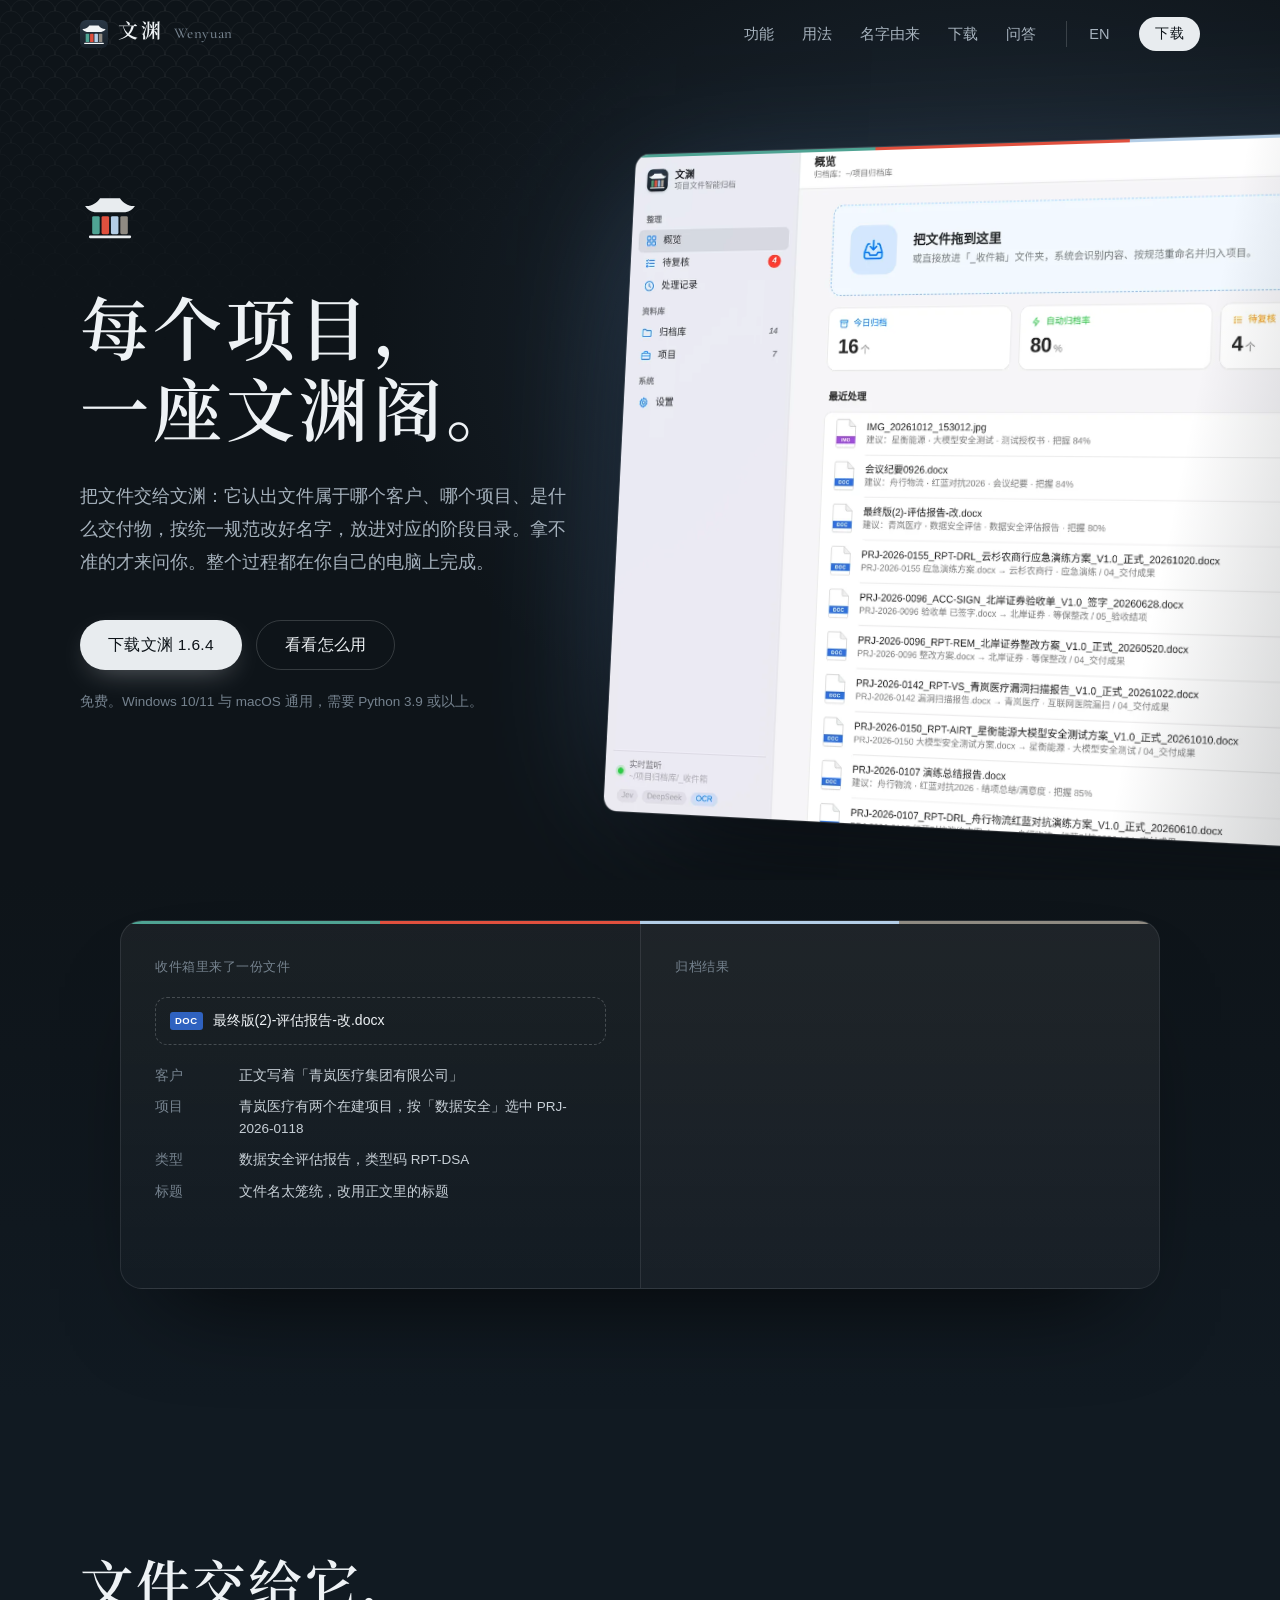
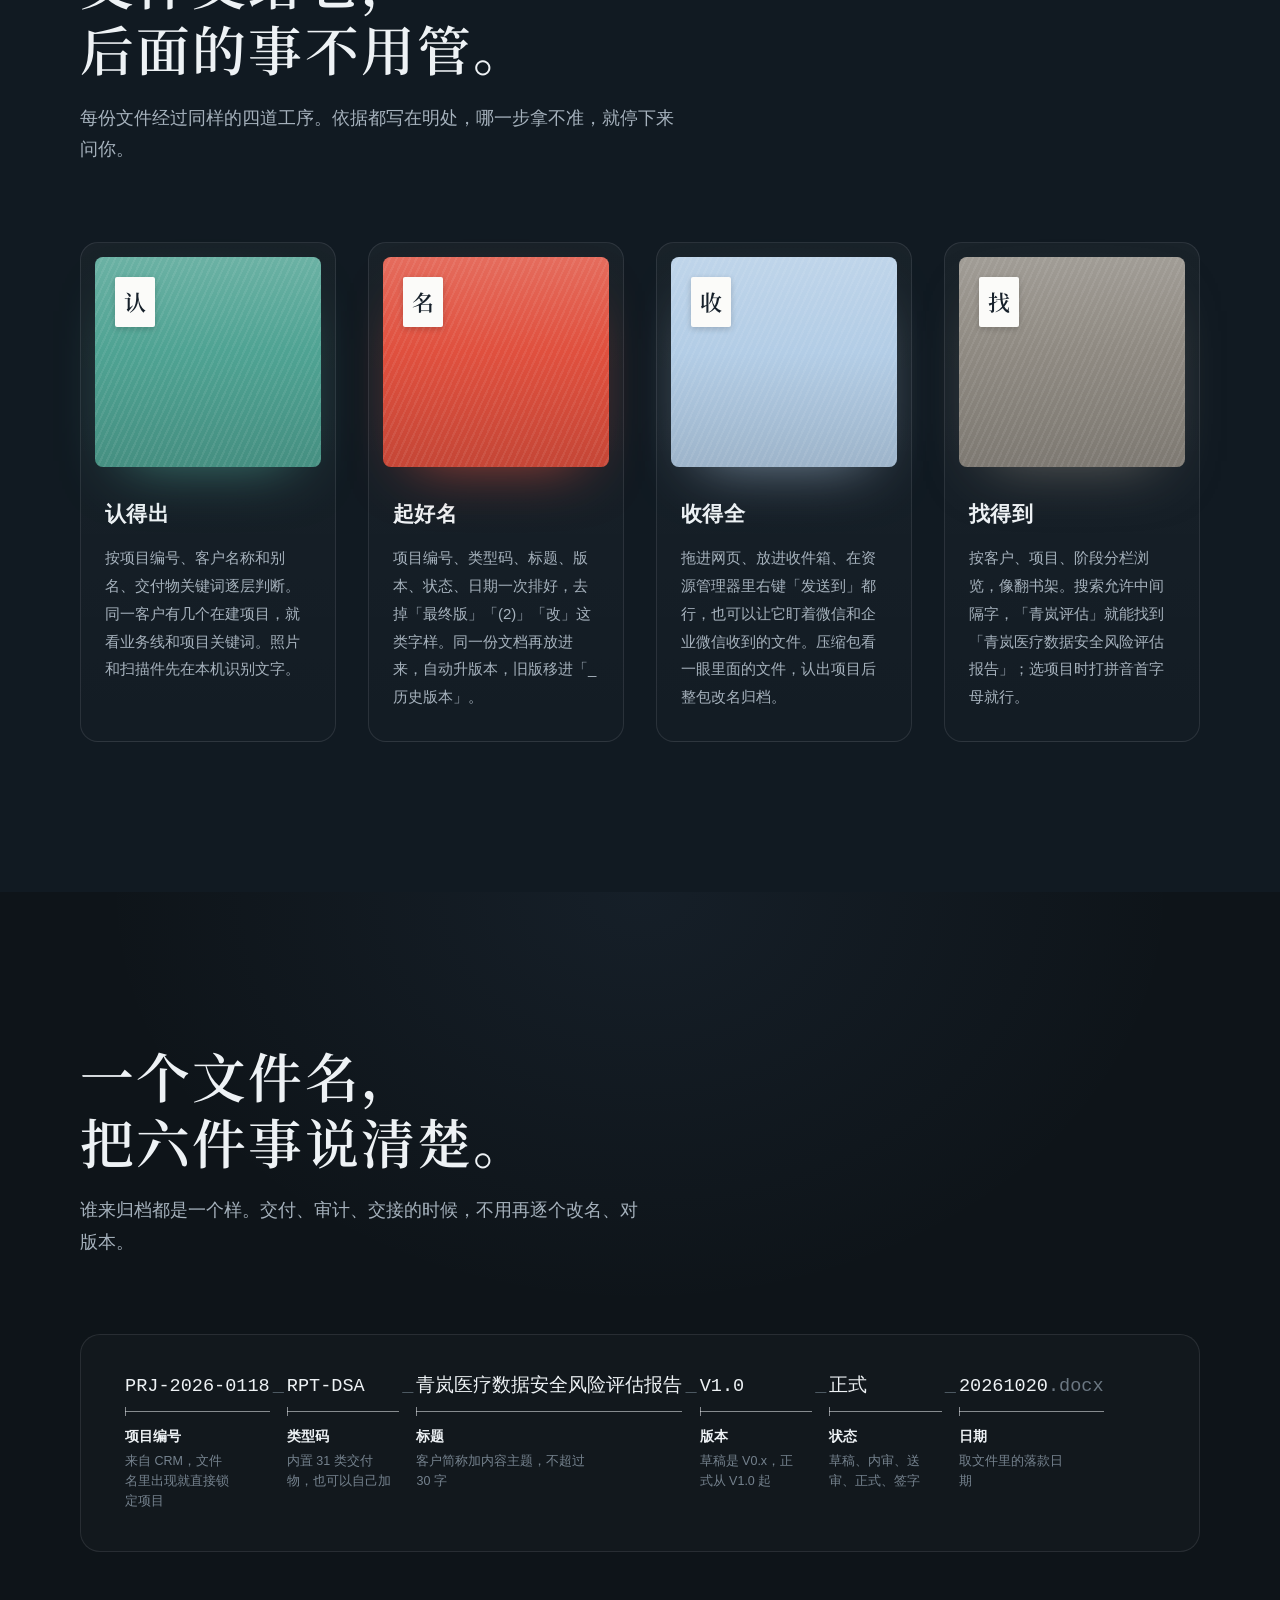
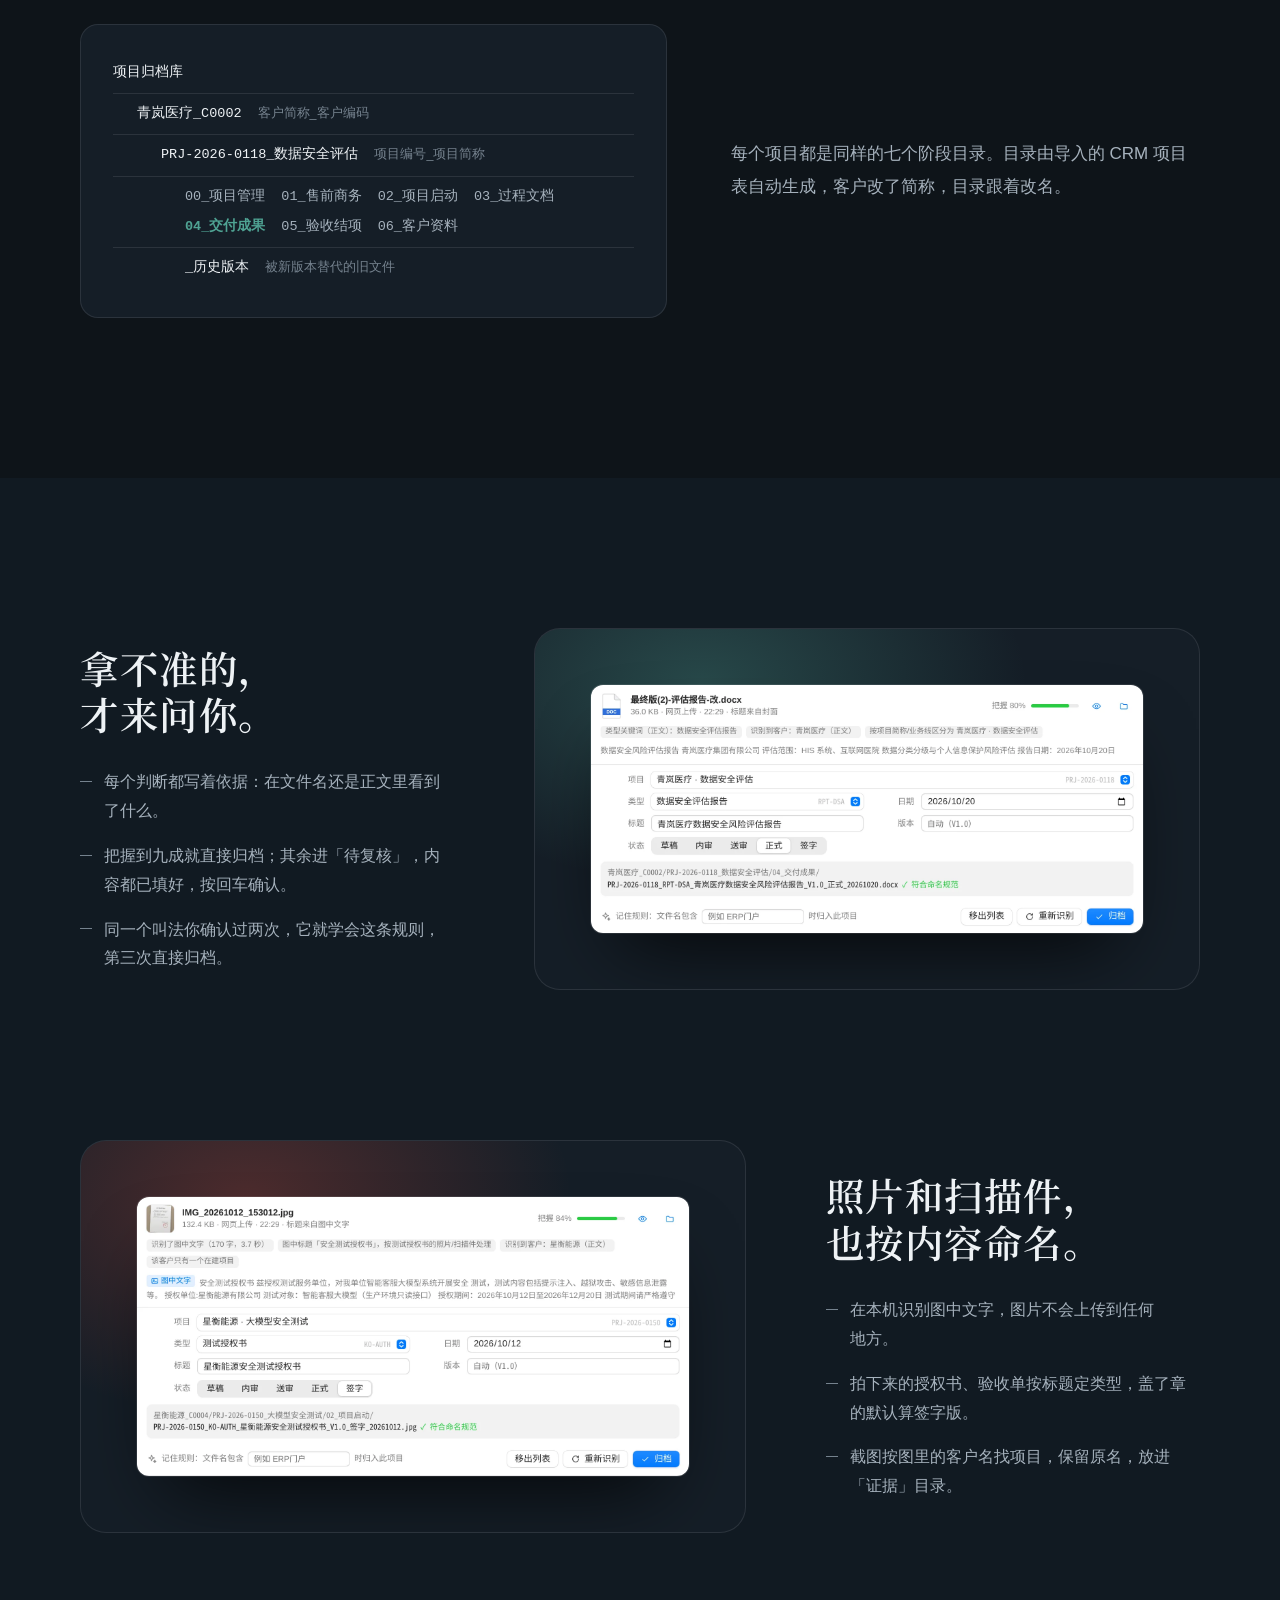
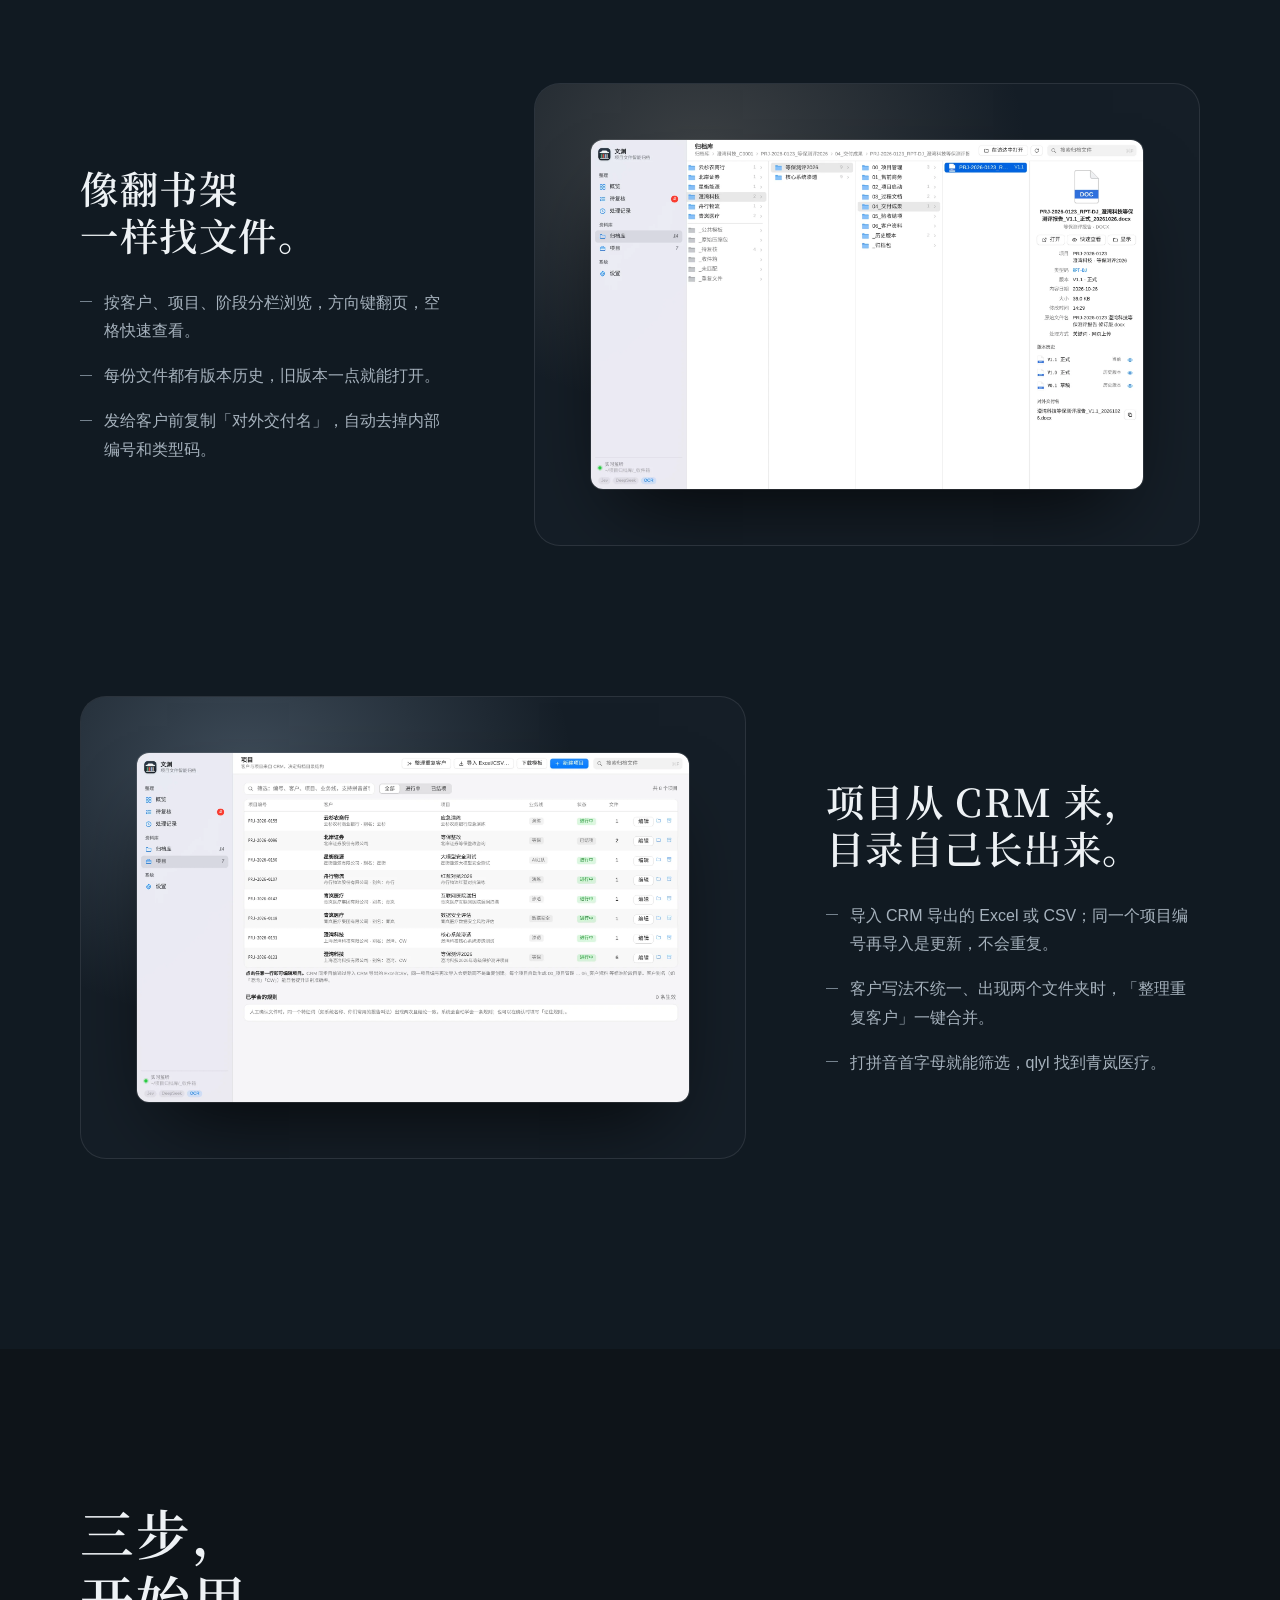
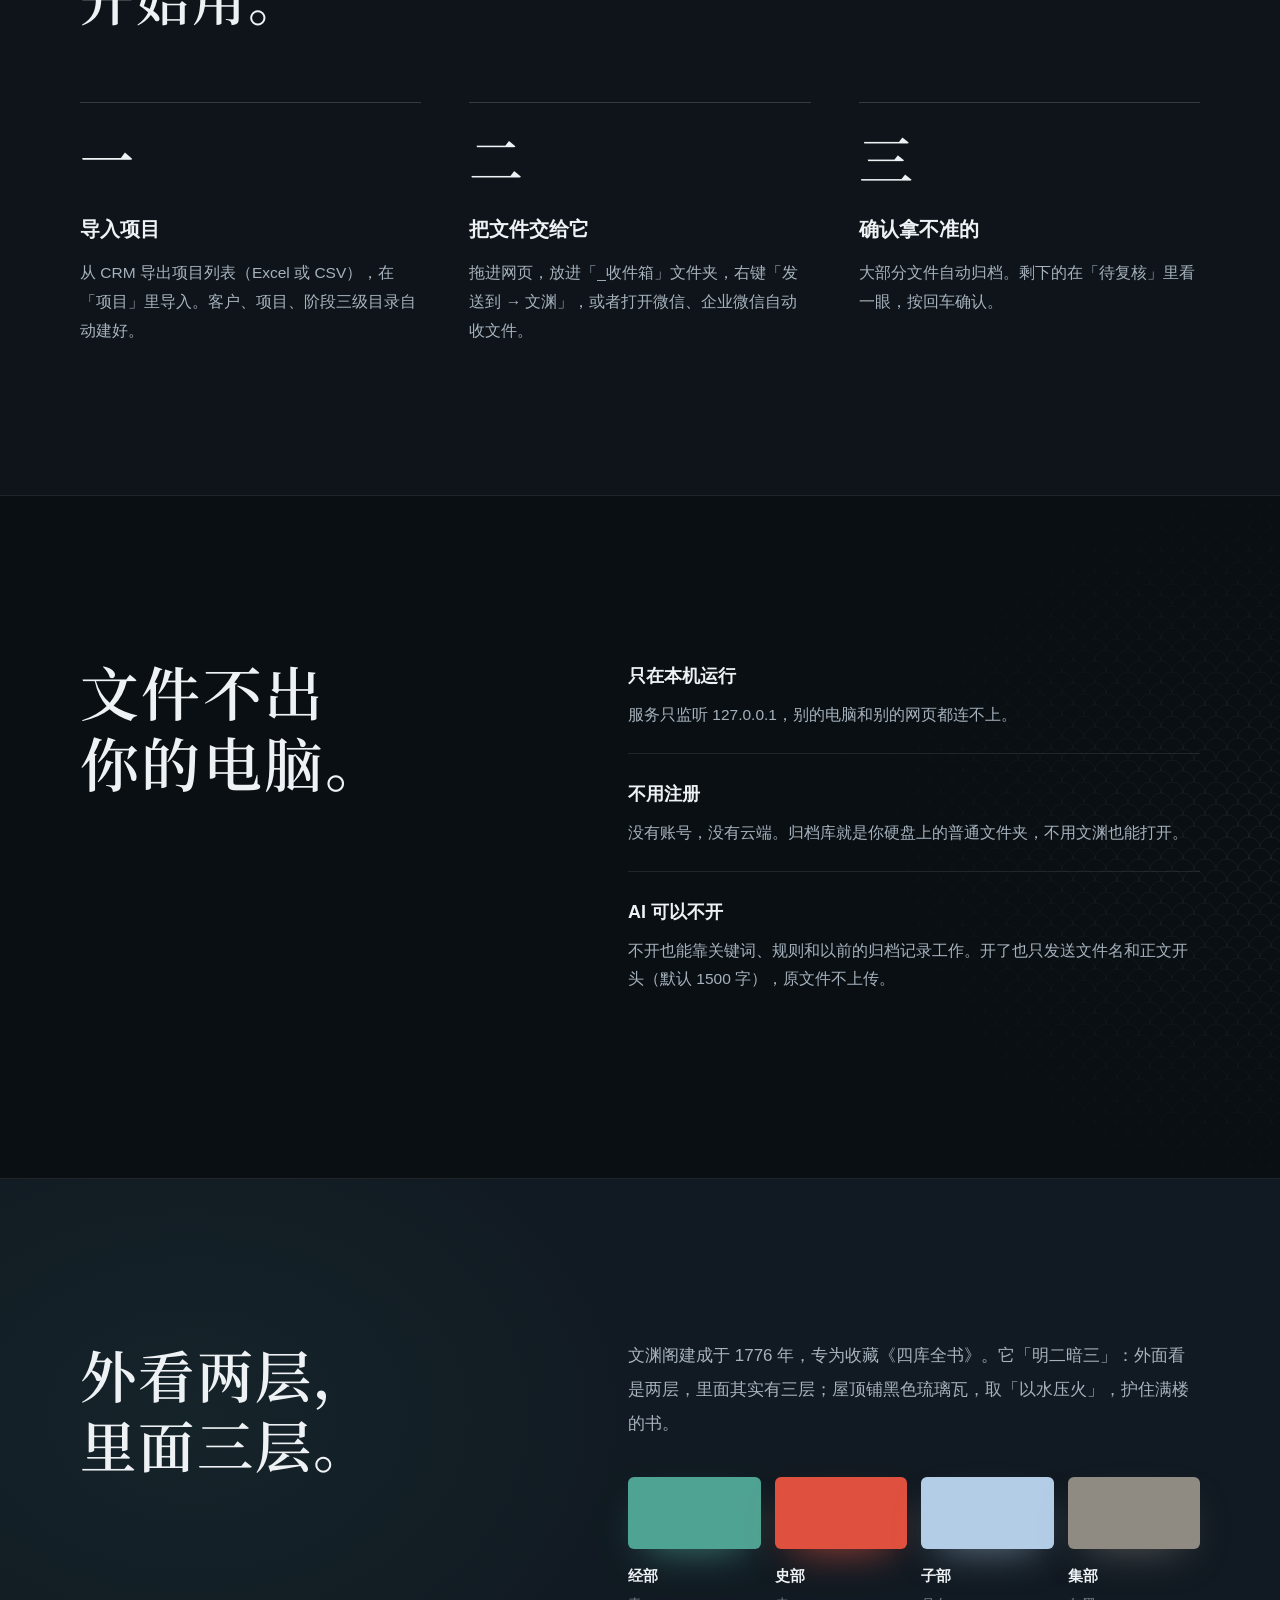
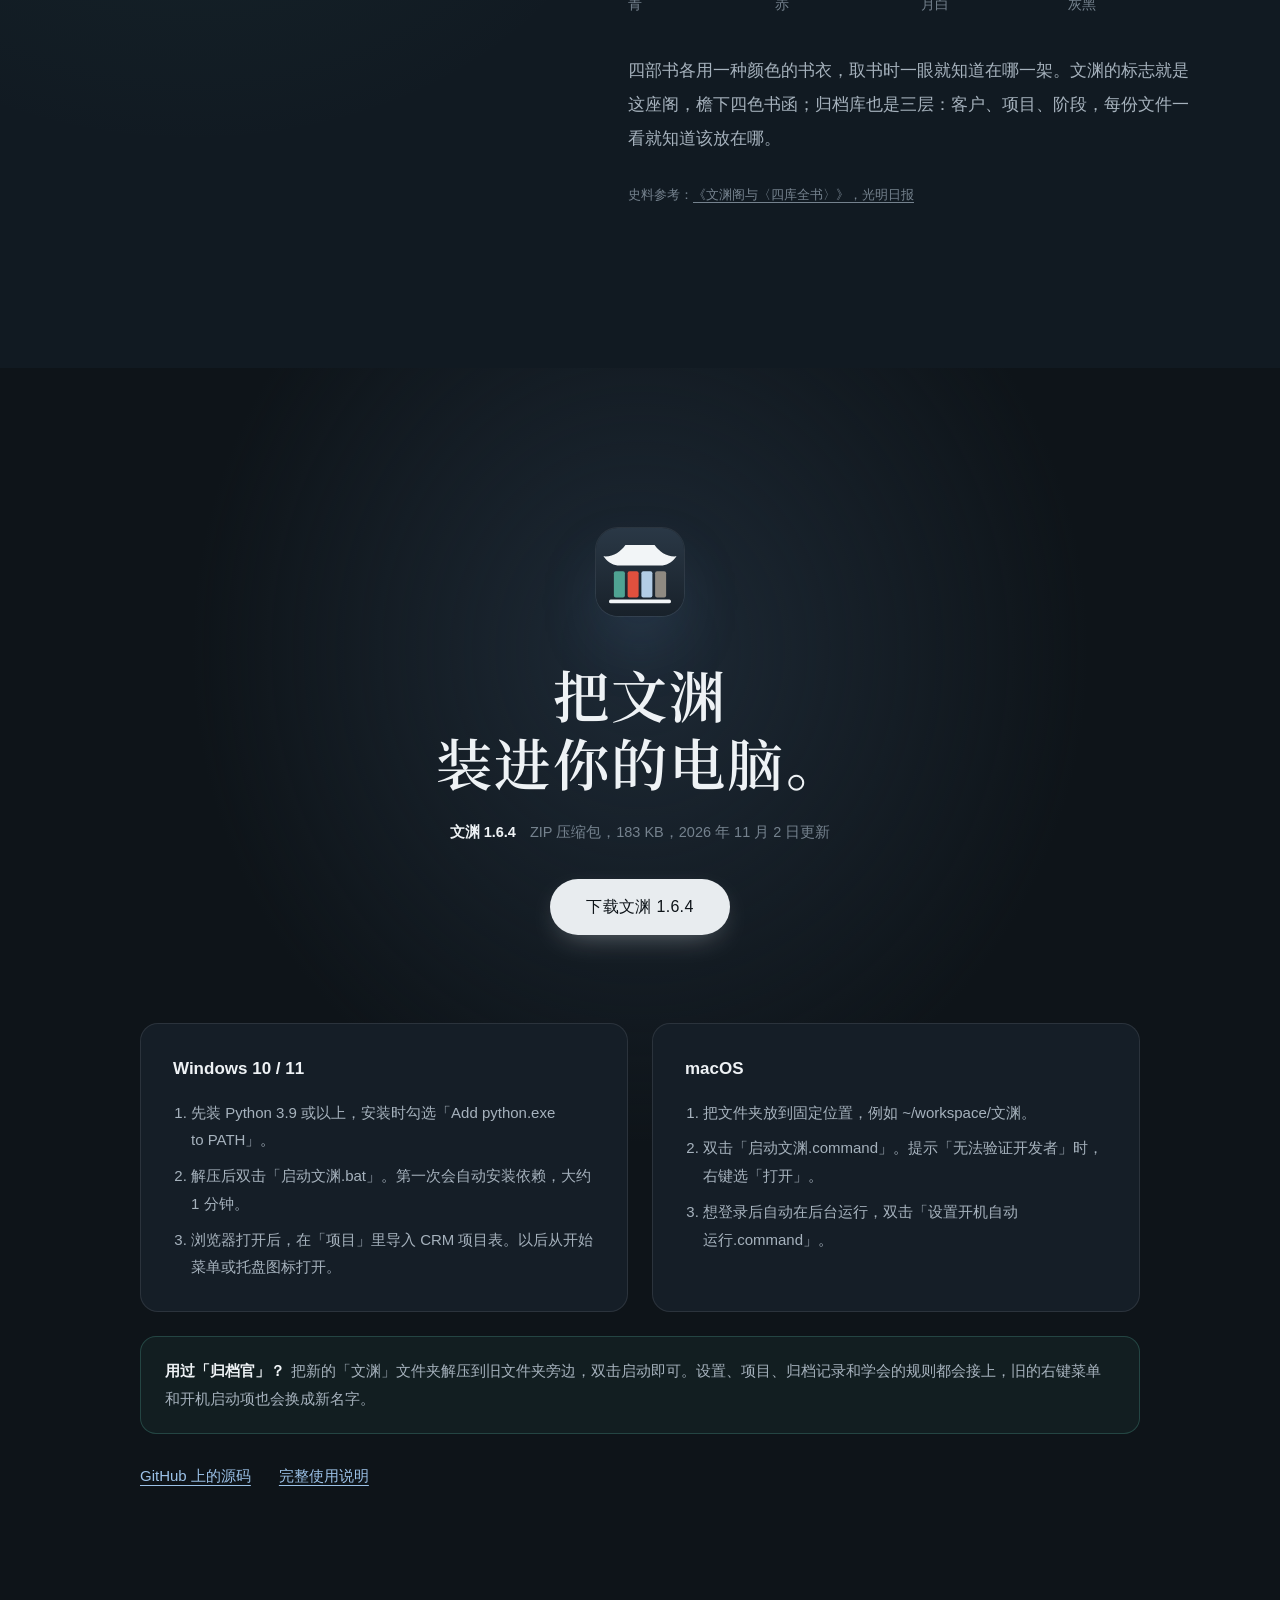
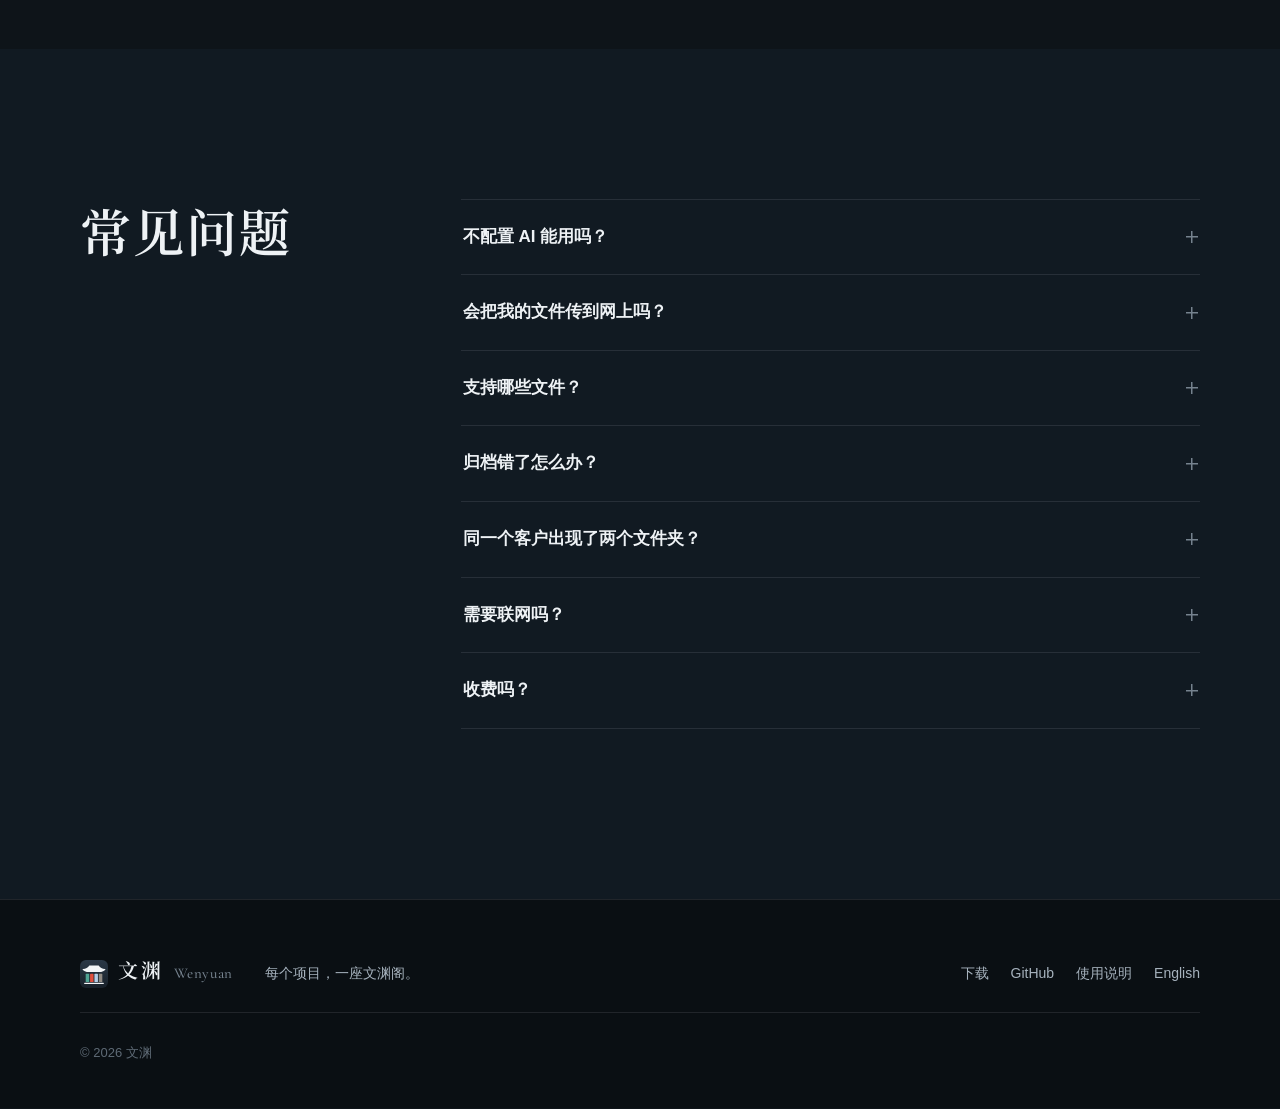
<file: index.html>
<!doctype html>
<html lang="zh-CN">
<head>
<meta charset="utf-8">
<meta name="viewport" content="width=device-width, initial-scale=1">
<title>文渊：项目文件自动归档</title>
<meta name="description" content="文渊自动认出文件属于哪个客户、哪个项目、是什么交付物，按统一规范改名，放进客户、项目、阶段三级目录。在你自己的电脑上运行，免费下载，Windows 与 macOS 通用。">
<meta name="theme-color" content="#0E1419">
<link rel="canonical" href="https://jamesju1987.github.io/wenyuan/">
<link rel="alternate" hreflang="zh-CN" href="https://jamesju1987.github.io/wenyuan/">
<link rel="alternate" hreflang="en" href="https://jamesju1987.github.io/wenyuan/en/">
<link rel="icon" href="assets/logo.svg" type="image/svg+xml">
<link rel="icon" href="assets/favicon-32.png" sizes="32x32" type="image/png">
<link rel="apple-touch-icon" href="assets/apple-touch-icon.png">
<meta property="og:type" content="website">
<meta property="og:title" content="文渊：每个项目，一座文渊阁">
<meta property="og:description" content="文渊自动认出文件属于哪个客户、哪个项目、是什么交付物，按统一规范改名，放进客户、项目、阶段三级目录。在你自己的电脑上运行，免费下载，Windows 与 macOS 通用。">
<meta property="og:image" content="https://jamesju1987.github.io/wenyuan/assets/og.png">
<meta property="og:url" content="https://jamesju1987.github.io/wenyuan/">
<link rel="preload" href="assets/fonts/wy-serif-600.woff2" as="font" type="font/woff2" crossorigin>
<link rel="stylesheet" href="assets/site.css?v=c055eb0b99">
<script>document.documentElement.classList.add("js")</script>
</head>
<body class="zh">
<a class="skip" href="#main">跳到正文</a>

<header class="nav" id="nav">
  <div class="wrap nav-in">
    <a class="brand" href="#top" aria-label="文渊首页"><img src="assets/logo.svg" width="28" height="28" alt=""><span class="bn">文渊</span><span class="bs">Wenyuan</span></a>
    <nav class="nav-links" aria-label="页面导航"><a href="#features">功能</a><a href="#how">用法</a><a href="#story">名字由来</a><a href="#download">下载</a><a href="#faq">问答</a></nav>
    <a class="lang" href="en/" hreflang="en" lang="en" title="English">EN</a>
    <a class="btn btn-sm nav-dl" href="#download">下载</a>
  </div>
</header>

<main id="main">

<section class="hero" id="top">
  <div class="tiles" aria-hidden="true"></div>
  <div class="wrap hero-in">
    <div class="hero-copy">
      <img class="emblem" src="assets/mark-mono.svg" width="64" height="52" alt="">
      <h1 class="display"><span class="ln">每个项目，</span><span class="ln">一座文渊阁。</span></h1>
      <p class="lede">把文件交给文渊：它认出文件属于哪个客户、哪个项目、是什么交付物，按统一规范改好名字，放进对应的阶段目录。拿不准的才来问你。整个过程都在你自己的电脑上完成。</p>
      <div class="cta">
        <a class="btn btn-paper" href="download/Wenyuan-1.6.4.zip" download>下载文渊 1.6.4</a>
        <a class="btn btn-ghost" href="#how">看看怎么用</a>
      </div>
      <p class="fine">免费。Windows 10/11 与 macOS 通用，需要 Python 3.9 或以上。</p>
    </div>
  </div>
  <figure class="stage">
    <div class="win"><img src="assets/img/hero.webp" width="1800" height="1138" alt="文渊的概览页：今日归档数、自动归档率、待复核和最近处理的文件" fetchpriority="high"></div>
  </figure>
</section>

<section class="flow" aria-label="演示：一份名字很乱的文件被识别、改名，放进项目的交付成果目录">
  <div class="wrap">
    <figure class="demo" id="demo" aria-label="演示：一份名字很乱的文件被识别、改名，放进项目的交付成果目录">
      <div class="demo-col">
        <div class="demo-head"><span>收件箱里来了一份文件</span><button type="button" class="replay" id="replay" hidden>再看一遍</button></div>
        <div class="d-file d-in"><span class="ftag">DOC</span><span class="fn">最终版(2)-评估报告-改.docx</span></div>
        <ul class="d-steps"><li class="s1"><b>客户</b><span>正文写着「青岚医疗集团有限公司」</span></li><li class="s2"><b>项目</b><span>青岚医疗有两个在建项目，按「数据安全」选中 PRJ-2026-0118</span></li><li class="s3"><b>类型</b><span>数据安全评估报告，类型码 RPT-DSA</span></li><li class="s4"><b>标题</b><span>文件名太笼统，改用正文里的标题</span></li><li class="s5"><b>日期</b><span>报告落款 2026 年 10 月 20 日</span></li></ul>
      </div>
      <div class="demo-col demo-right">
        <div class="demo-head"><span>归档结果</span></div>
        <div class="d-file d-out"><span class="ftag">DOC</span><span class="fn mono">PRJ-2026-0118_RPT-DSA_青岚医疗数据安全风险评估报告_V1.0_正式_20261020.docx</span></div>
        <div class="d-tree">
          <div class="t t0">项目归档库</div>
          <div class="t t1">青岚医疗_C0002</div>
          <div class="t t2">PRJ-2026-0118_数据安全评估</div>
          <div class="t t3"><span>04_交付成果</span><em class="land">已归档</em></div>
        </div>
      </div>
    </figure>
  </div>
</section>

<section class="pillars" id="features" aria-labelledby="pillars-h">
  <div class="wrap">
    <header class="sec-head"><h2 class="display" id="pillars-h"><span class="ln">文件交给它，</span><span class="ln">后面的事不用管。</span></h2><p>每份文件经过同样的四道工序。依据都写在明处，哪一步拿不准，就停下来问你。</p></header>
    <div class="cases"><article class="case c-qing"><div class="case-box" aria-hidden="true"><span class="slip">认</span></div><h3>认得出</h3><p>按项目编号、客户名称和别名、交付物关键词逐层判断。同一客户有几个在建项目，就看业务线和项目关键词。照片和扫描件先在本机识别文字。</p></article><article class="case c-chi"><div class="case-box" aria-hidden="true"><span class="slip">名</span></div><h3>起好名</h3><p>项目编号、类型码、标题、版本、状态、日期一次排好，去掉「最终版」「(2)」「改」这类字样。同一份文档再放进来，自动升版本，旧版移进「_历史版本」。</p></article><article class="case c-yuebai"><div class="case-box" aria-hidden="true"><span class="slip">收</span></div><h3>收得全</h3><p>拖进网页、放进收件箱、在资源管理器里右键「发送到」都行，也可以让它盯着微信和企业微信收到的文件。压缩包看一眼里面的文件，认出项目后整包改名归档。</p></article><article class="case c-huihei"><div class="case-box" aria-hidden="true"><span class="slip">找</span></div><h3>找得到</h3><p>按客户、项目、阶段分栏浏览，像翻书架。搜索允许中间隔字，「青岚评估」就能找到「青岚医疗数据安全风险评估报告」；选项目时打拼音首字母就行。</p></article></div>
  </div>
</section>

<section class="anatomy" id="naming" aria-labelledby="naming-h">
  <div class="wrap">
    <header class="sec-head"><h2 class="display" id="naming-h"><span class="ln">一个文件名，</span><span class="ln">把六件事说清楚。</span></h2><p>谁来归档都是一个样。交付、审计、交接的时候，不用再逐个改名、对版本。</p></header>
    <div class="fname-anatomy" role="list"><span class="seg" role="listitem"><code>PRJ-2026-0118</code><small><b>项目编号</b>来自 CRM，文件名里出现就直接锁定项目</small></span><span class="us" aria-hidden="true">_</span><span class="seg" role="listitem"><code>RPT-DSA</code><small><b>类型码</b>内置 31 类交付物，也可以自己加</small></span><span class="us" aria-hidden="true">_</span><span class="seg seg-wide" role="listitem"><code>青岚医疗数据安全风险评估报告</code><small><b>标题</b>客户简称加内容主题，不超过 30 字</small></span><span class="us" aria-hidden="true">_</span><span class="seg" role="listitem"><code>V1.0</code><small><b>版本</b>草稿是 V0.x，正式从 V1.0 起</small></span><span class="us" aria-hidden="true">_</span><span class="seg" role="listitem"><code>正式</code><small><b>状态</b>草稿、内审、送审、正式、签字</small></span><span class="us" aria-hidden="true">_</span><span class="seg" role="listitem"><code>20261020<span class="ext">.docx</span></code><small><b>日期</b>取文件里的落款日期</small></span></div>
    <div class="tree-wrap">
      <div class="tree">
        <div class="tr d0"><span class="tn">项目归档库</span></div>
        <div class="tr d1"><span class="tn">青岚医疗_C0002</span><span class="tc">客户简称_客户编码</span></div>
        <div class="tr d2"><span class="tn">PRJ-2026-0118_数据安全评估</span><span class="tc">项目编号_项目简称</span></div>
        <div class="tr d3 stages"><span class="tn">00_项目管理</span><span class="tn">01_售前商务</span><span class="tn">02_项目启动</span><span class="tn">03_过程文档</span><span class="tn on">04_交付成果</span><span class="tn">05_验收结项</span><span class="tn">06_客户资料</span></div>
        <div class="tr d3"><span class="tn">_历史版本</span><span class="tc">被新版本替代的旧文件</span></div>
      </div>
      <p class="tree-note">每个项目都是同样的七个阶段目录。目录由导入的 CRM 项目表自动生成，客户改了简称，目录跟着改名。</p>
    </div>
  </div>
</section>

<section class="rows" aria-label="功能">
  <div class="wrap">
      <article class="row">
        <div class="row-text"><h2 class="display"><span class="ln">拿不准的，</span><span class="ln">才来问你。</span></h2><ul class="ticks"><li>每个判断都写着依据：在文件名还是正文里看到了什么。</li><li>把握到九成就直接归档；其余进「待复核」，内容都已填好，按回车确认。</li><li>同一个叫法你确认过两次，它就学会这条规则，第三次直接归档。</li></ul></div>
        <figure class="panel t-qing"><img src="assets/img/card_messy.webp" width="1616" height="728" loading="lazy" alt="待复核卡片：一份叫「最终版(2)-评估报告-改.docx」的文件，被识别为青岚医疗数据安全评估项目的数据安全评估报告"></figure>
      </article>
      <article class="row flip">
        <div class="row-text"><h2 class="display"><span class="ln">照片和扫描件，</span><span class="ln">也按内容命名。</span></h2><ul class="ticks"><li>在本机识别图中文字，图片不会上传到任何地方。</li><li>拍下来的授权书、验收单按标题定类型，盖了章的默认算签字版。</li><li>截图按图里的客户名找项目，保留原名，放进「证据」目录。</li></ul></div>
        <figure class="panel t-chi"><img src="assets/img/card_photo.webp" width="1616" height="818" loading="lazy" alt="待复核卡片：手机拍的授权书照片，识别出图中文字，归为星衡能源大模型安全测试项目的测试授权书，状态为签字"></figure>
      </article>
      <article class="row">
        <div class="row-text"><h2 class="display"><span class="ln">像翻书架</span><span class="ln">一样找文件。</span></h2><ul class="ticks"><li>按客户、项目、阶段分栏浏览，方向键翻页，空格快速查看。</li><li>每份文件都有版本历史，旧版本一点就能打开。</li><li>发给客户前复制「对外交付名」，自动去掉内部编号和类型码。</li></ul></div>
        <figure class="panel t-huihei"><img src="assets/img/library.webp" width="2000" height="1265" loading="lazy" alt="归档库分栏浏览：澄湾科技、等保测评2026、04_交付成果，右侧是等保测评报告的版本历史"></figure>
      </article>
      <article class="row flip">
        <div class="row-text"><h2 class="display"><span class="ln">项目从 CRM 来，</span><span class="ln">目录自己长出来。</span></h2><ul class="ticks"><li>导入 CRM 导出的 Excel 或 CSV；同一个项目编号再导入是更新，不会重复。</li><li>客户写法不统一、出现两个文件夹时，「整理重复客户」一键合并。</li><li>打拼音首字母就能筛选，qlyl 找到青岚医疗。</li></ul></div>
        <figure class="panel t-yuebai"><img src="assets/img/projects.webp" width="2000" height="1265" loading="lazy" alt="项目列表：项目编号、客户、项目、业务线、状态和文件数"></figure>
      </article>
    
  </div>
</section>

<section class="how" id="how" aria-labelledby="how-h">
  <div class="wrap">
    <header class="sec-head"><h2 class="display" id="how-h"><span class="ln">三步，</span><span class="ln">开始用。</span></h2></header>
    <ol class="steps"><li><span class="num">一</span><h3>导入项目</h3><p>从 CRM 导出项目列表（Excel 或 CSV），在「项目」里导入。客户、项目、阶段三级目录自动建好。</p></li><li><span class="num">二</span><h3>把文件交给它</h3><p>拖进网页，放进「_收件箱」文件夹，右键「发送到 → 文渊」，或者打开微信、企业微信自动收文件。</p></li><li><span class="num">三</span><h3>确认拿不准的</h3><p>大部分文件自动归档。剩下的在「待复核」里看一眼，按回车确认。</p></li></ol>
  </div>
</section>

<section class="local" aria-labelledby="local-h">
  <div class="tiles" aria-hidden="true"></div>
  <div class="wrap local-in">
    <h2 class="display" id="local-h"><span class="ln">文件不出</span><span class="ln">你的电脑。</span></h2>
    <dl class="local-list"><div><dt>只在本机运行</dt><dd>服务只监听 127.0.0.1，别的电脑和别的网页都连不上。</dd></div><div><dt>不用注册</dt><dd>没有账号，没有云端。归档库就是你硬盘上的普通文件夹，不用文渊也能打开。</dd></div><div><dt>AI 可以不开</dt><dd>不开也能靠关键词、规则和以前的归档记录工作。开了也只发送文件名和正文开头（默认 1500 字），原文件不上传。</dd></div></dl>
  </div>
</section>

<section class="story" id="story" aria-labelledby="story-h">
  <div class="wrap story-in">
    <h2 class="display" id="story-h"><span class="ln">外看两层，</span><span class="ln">里面三层。</span></h2>
    <div class="story-text">
      <p>文渊阁建成于 1776 年，专为收藏《四库全书》。它「明二暗三」：外面看是两层，里面其实有三层；屋顶铺黑色琉璃瓦，取「以水压火」，护住满楼的书。</p>
      <ul class="swatches"><li class="c-qing"><i aria-hidden="true"></i><b>经部</b><span>青</span></li><li class="c-chi"><i aria-hidden="true"></i><b>史部</b><span>赤</span></li><li class="c-yuebai"><i aria-hidden="true"></i><b>子部</b><span>月白</span></li><li class="c-huihei"><i aria-hidden="true"></i><b>集部</b><span>灰黑</span></li></ul>
      <p>四部书各用一种颜色的书衣，取书时一眼就知道在哪一架。文渊的标志就是这座阁，檐下四色书函；归档库也是三层：客户、项目、阶段，每份文件一看就知道该放在哪。</p>
      <p class="cite">史料参考：<a href="https://epaper.gmw.cn/gmrb/html/2015-04/29/nw.D110000gmrb_20150429_2-10.htm" rel="noopener">《文渊阁与〈四库全书〉》，光明日报</a></p>
    </div>
  </div>
</section>

<section class="download" id="download" aria-labelledby="dl-h">
  <div class="wrap">
    <div class="dl-top">
      <img src="assets/logo.svg" width="88" height="88" alt="">
      <h2 class="display" id="dl-h"><span class="ln">把文渊</span><span class="ln">装进你的电脑。</span></h2>
      <p class="dl-meta"><b>文渊 1.6.4</b><span>ZIP 压缩包，183 KB，2026 年 11 月 2 日更新</span></p>
      <a class="btn btn-paper btn-lg" href="download/Wenyuan-1.6.4.zip" download>下载文渊 1.6.4</a>
    </div>
    <div class="dl-os">
      <div><h3>Windows 10 / 11</h3><ol><li>先装 Python 3.9 或以上，安装时勾选「Add python.exe to PATH」。</li><li>解压后双击「启动文渊.bat」。第一次会自动安装依赖，大约 1 分钟。</li><li>浏览器打开后，在「项目」里导入 CRM 项目表。以后从开始菜单或托盘图标打开。</li></ol></div>
      <div><h3>macOS</h3><ol><li>把文件夹放到固定位置，例如 ~/workspace/文渊。</li><li>双击「启动文渊.command」。提示「无法验证开发者」时，右键选「打开」。</li><li>想登录后自动在后台运行，双击「设置开机自动运行.command」。</li></ol></div>
    </div>
    <p class="dl-upgrade"><b>用过「归档官」？</b>把新的「文渊」文件夹解压到旧文件夹旁边，双击启动即可。设置、项目、归档记录和学会的规则都会接上，旧的右键菜单和开机启动项也会换成新名字。</p>
    <p class="dl-links"><a href="https://github.com/jamesju1987/wenyuan">GitHub 上的源码</a><a href="https://github.com/jamesju1987/wenyuan#readme">完整使用说明</a></p>
  </div>
</section>

<section class="faq" id="faq" aria-labelledby="faq-h">
  <div class="wrap faq-in">
    <h2 class="display" id="faq-h">常见问题</h2>
    <div class="faq-list"><details><summary>不配置 AI 能用吗？</summary><p>能。项目编号、客户名称和别名、交付物关键词、学会的规则和以前的归档记录已经能处理大部分文件。配置 Jev 后，关键词判断不了时让它在候选项目里做选择；配置 DeepSeek 后，它会读正文开头，生成更准确的标题和日期。</p></details><details><summary>会把我的文件传到网上吗？</summary><p>不会。文渊运行在你的电脑上，图片文字识别也在本机完成。只有你打开了 AI 功能，才会把文件名和正文开头（默认 1500 字）发给你自己配置的模型服务，原文件不上传。</p></details><details><summary>支持哪些文件？</summary><p>Word（docx）、Excel、PowerPoint、PDF（包括扫描版）、文本，以及 JPG、PNG、HEIC 等图片。zip、7z、tar、rar 压缩包会看里面的文件判断项目，整包改名归档，也可以设置成解压后逐个归档；rar 需要电脑上装有 7-Zip 或 WinRAR。老的 .doc 在 Mac 上能读内容，在 Windows 上按文件名判断。</p></details><details><summary>归档错了怎么办？</summary><p>在「概览」或「处理记录」里点撤销，文件回到待复核，被替代的旧版本恢复原位。你改正之后，相关的自动规则会停用，不会一错再错。</p></details><details><summary>同一个客户出现了两个文件夹？</summary><p>一般是换过数据库，或者同一客户在 CRM 里有两种写法。在「项目」里点「整理重复客户」：按项目编号能确定的默认勾选，合并时文件只移动不删除，内容完全相同的只留一份。</p></details><details><summary>需要联网吗？</summary><p>第一次启动要联网安装依赖（默认从清华镜像下载）。之后除了 AI 功能，都可以离线使用。</p></details><details><summary>收费吗？</summary><p>免费。</p></details></div>
  </div>
</section>

</main>

<footer class="foot">
  <div class="wrap foot-in">
    <a class="brand" href="#top"><img src="assets/logo.svg" width="28" height="28" alt=""><span class="bn">文渊</span><span class="bs">Wenyuan</span></a>
    <p class="foot-tag">每个项目，一座文渊阁。</p>
    <nav class="foot-links" aria-label="footer"><a href="#download">下载</a><a href="https://github.com/jamesju1987/wenyuan">GitHub</a><a href="https://github.com/jamesju1987/wenyuan#readme">使用说明</a><a href="en/" hreflang="en" lang="en">English</a></nav>
    <p class="foot-copy">© 2026 文渊</p>
  </div>
</footer>

<script src="assets/site.js?v=6cf4ea04b9" defer></script>
</body>
</html>
</file>
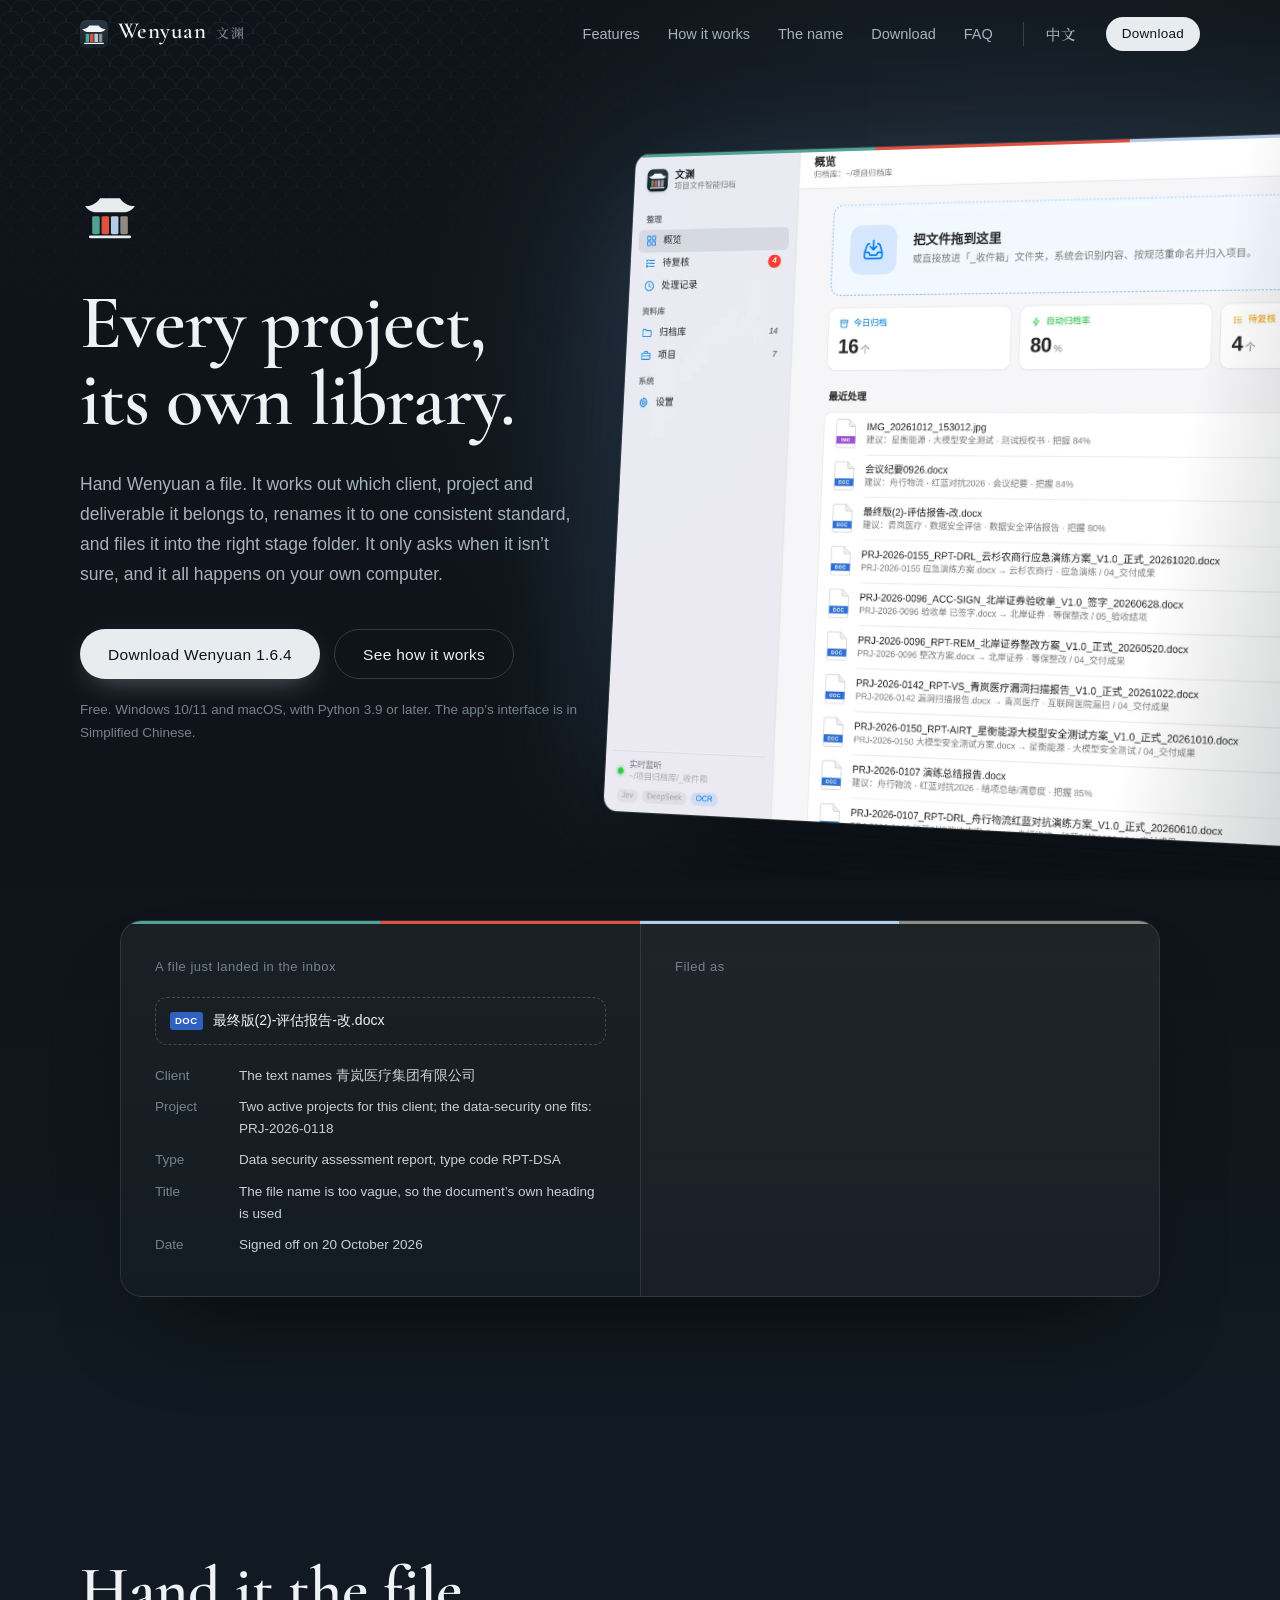
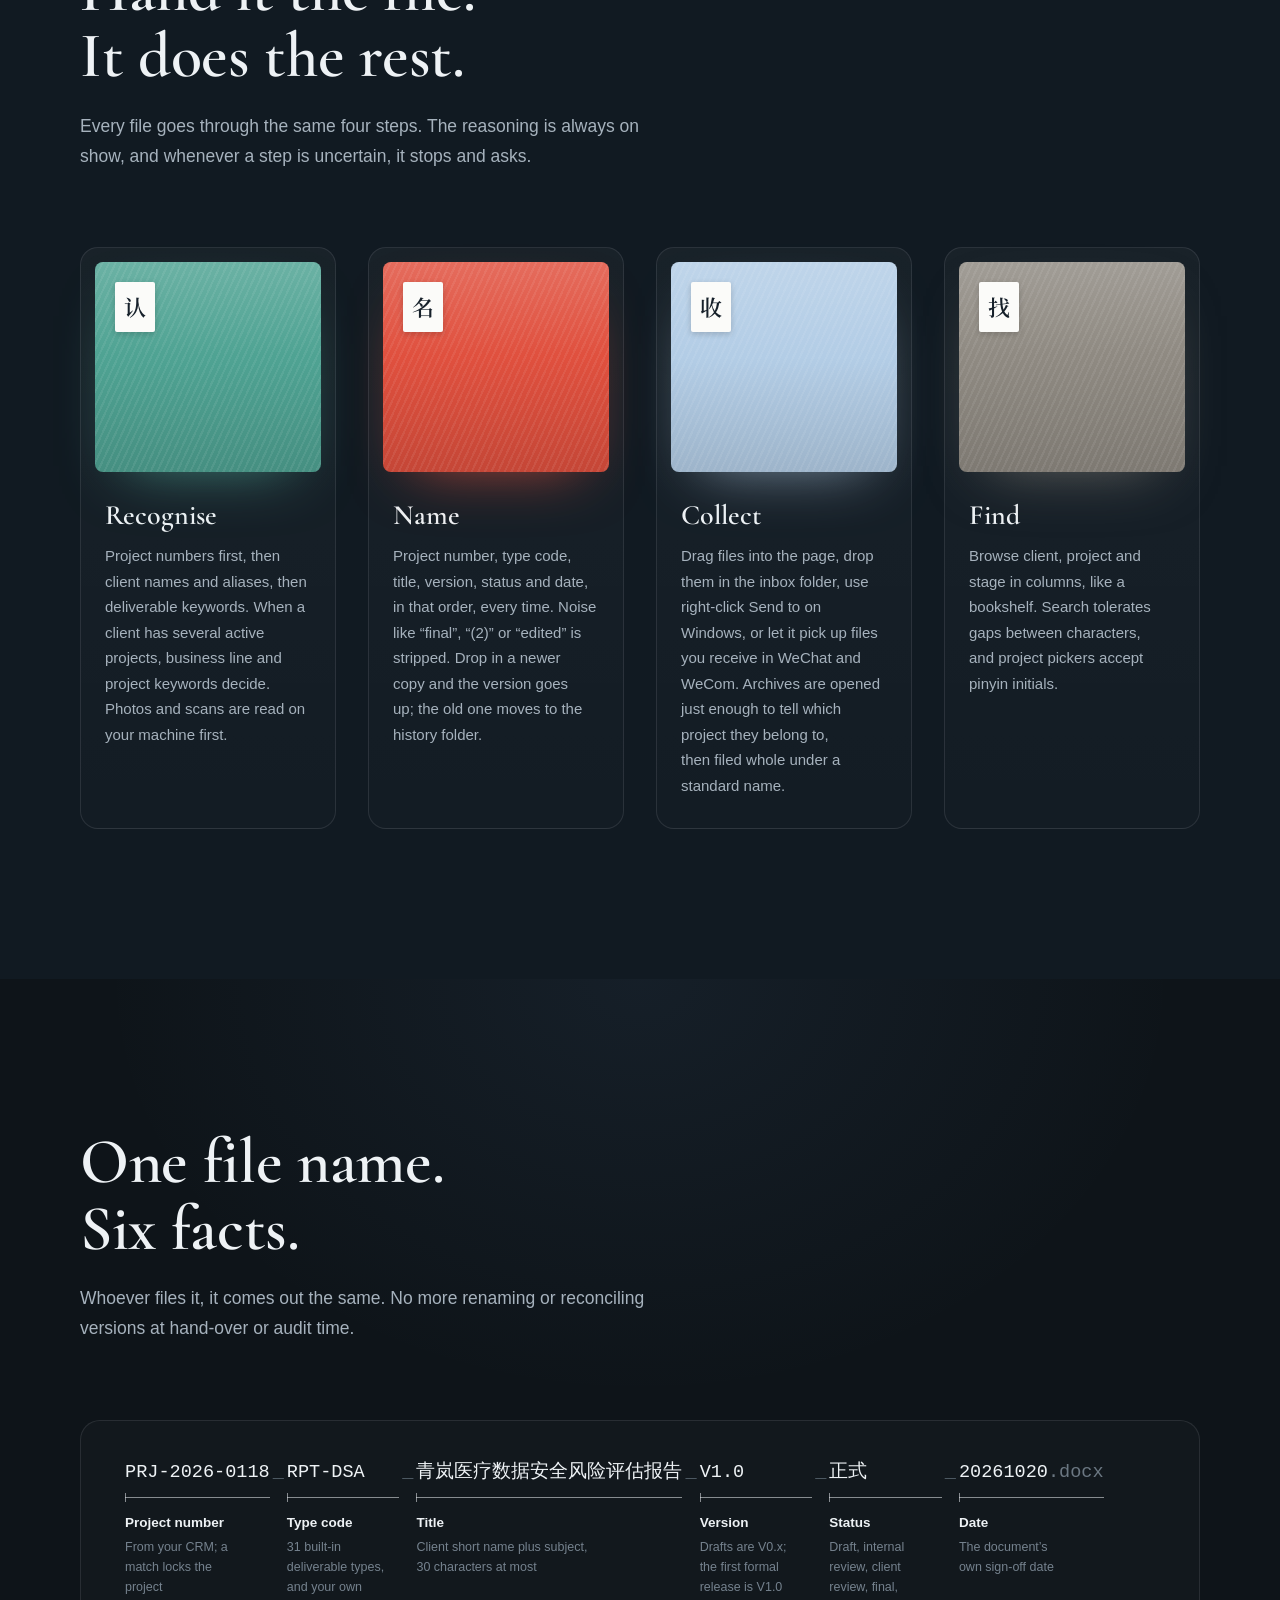
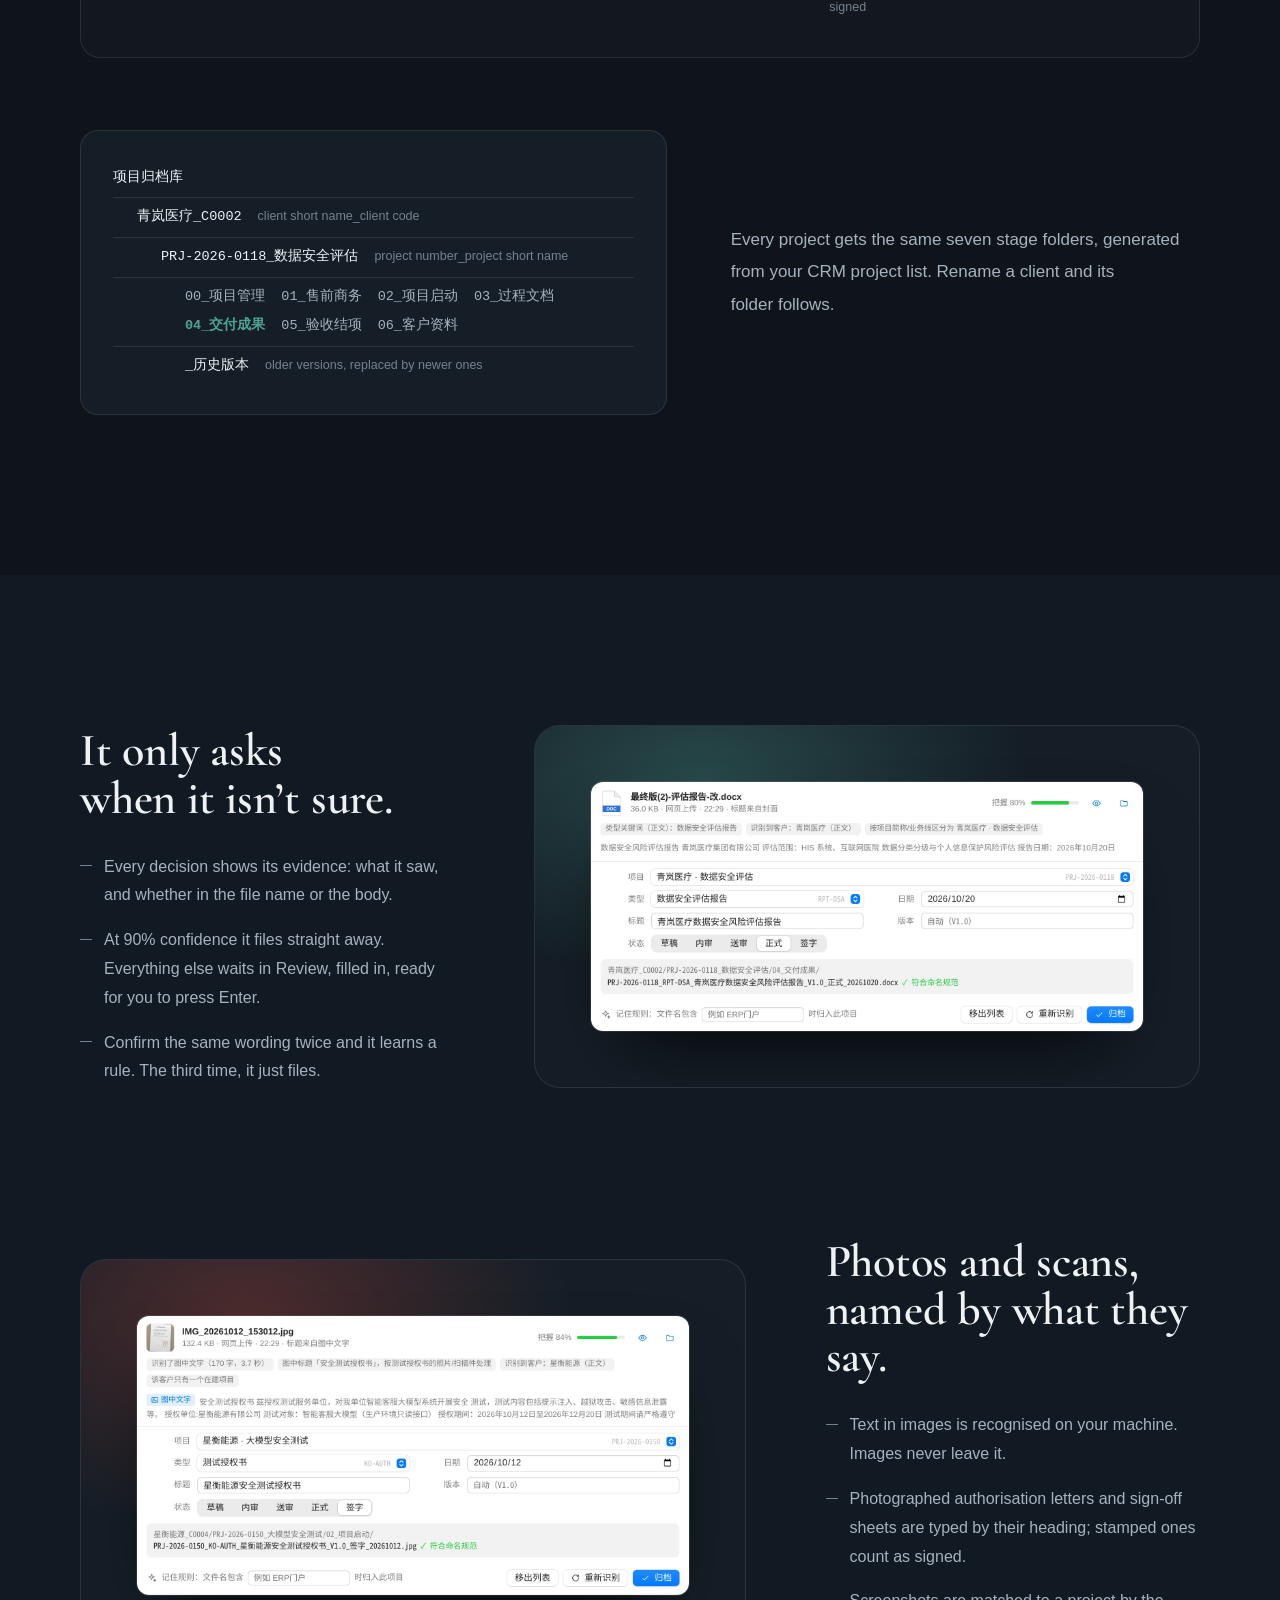
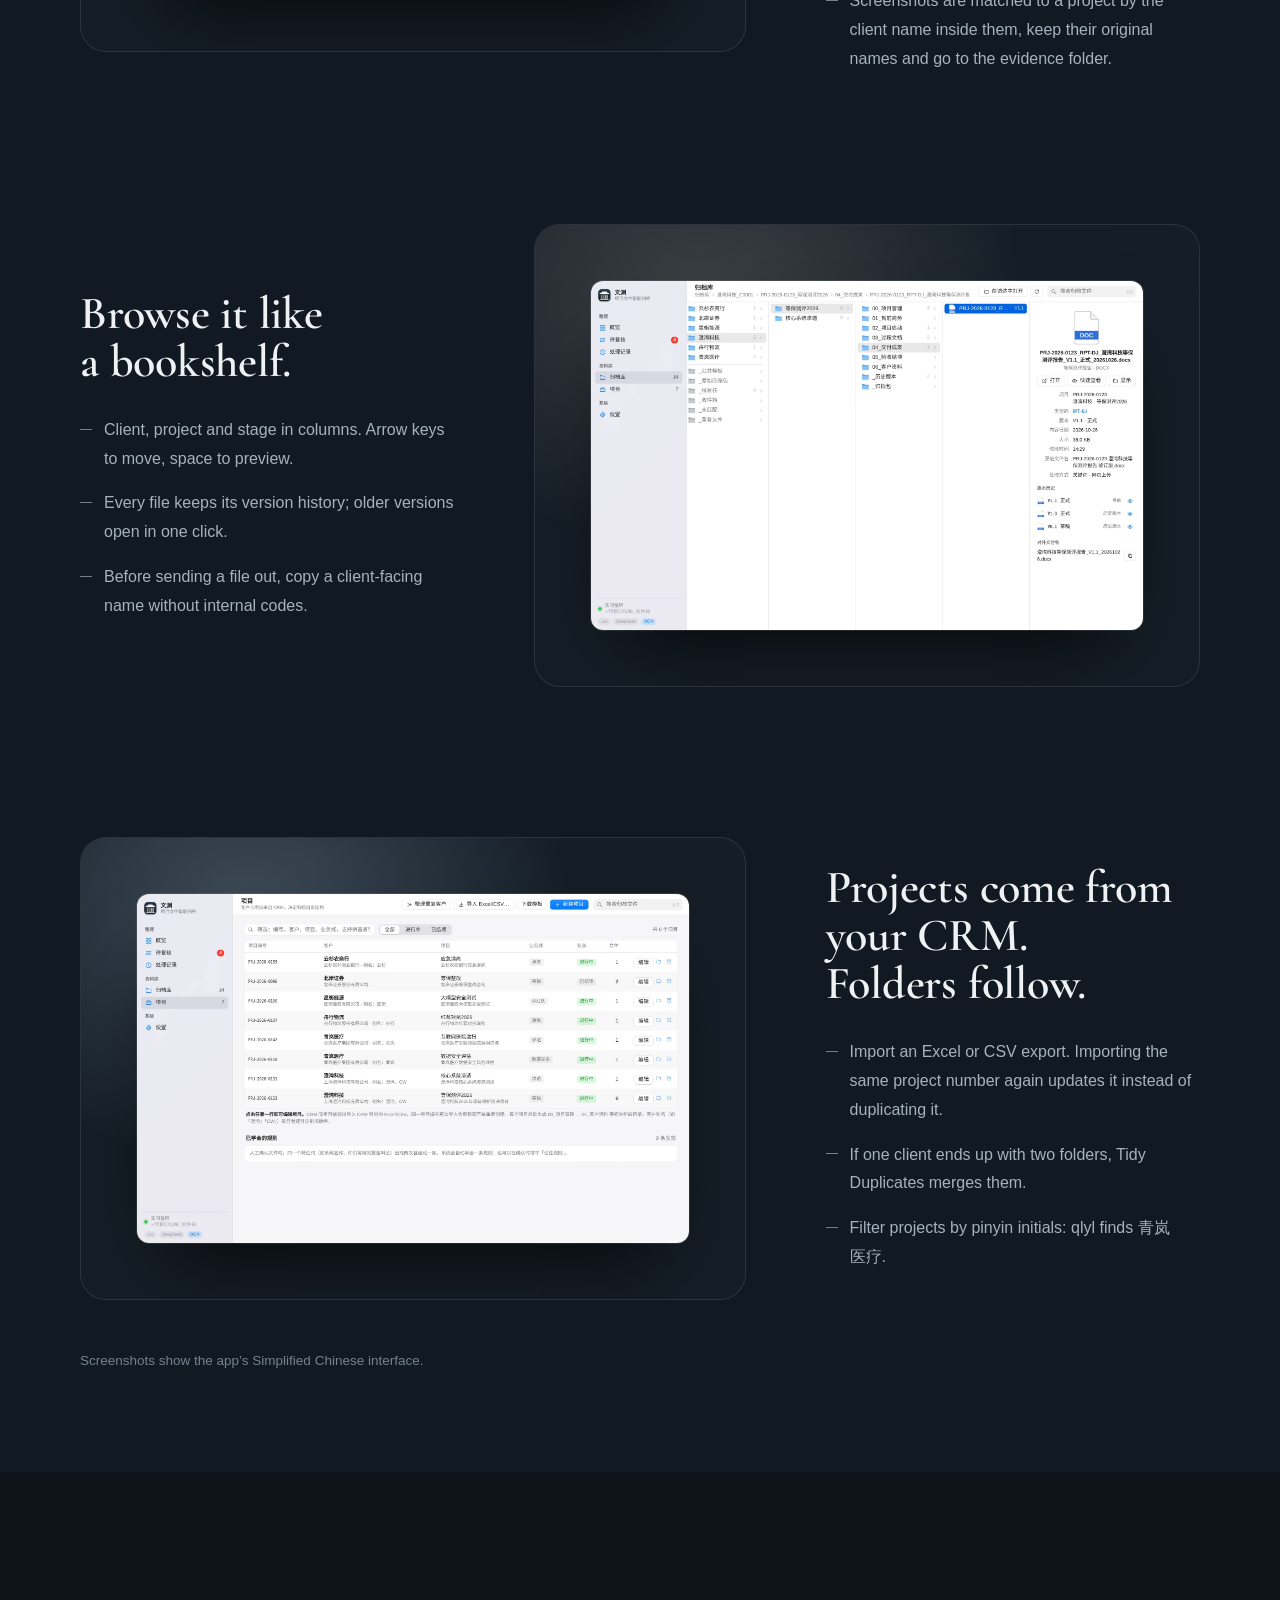
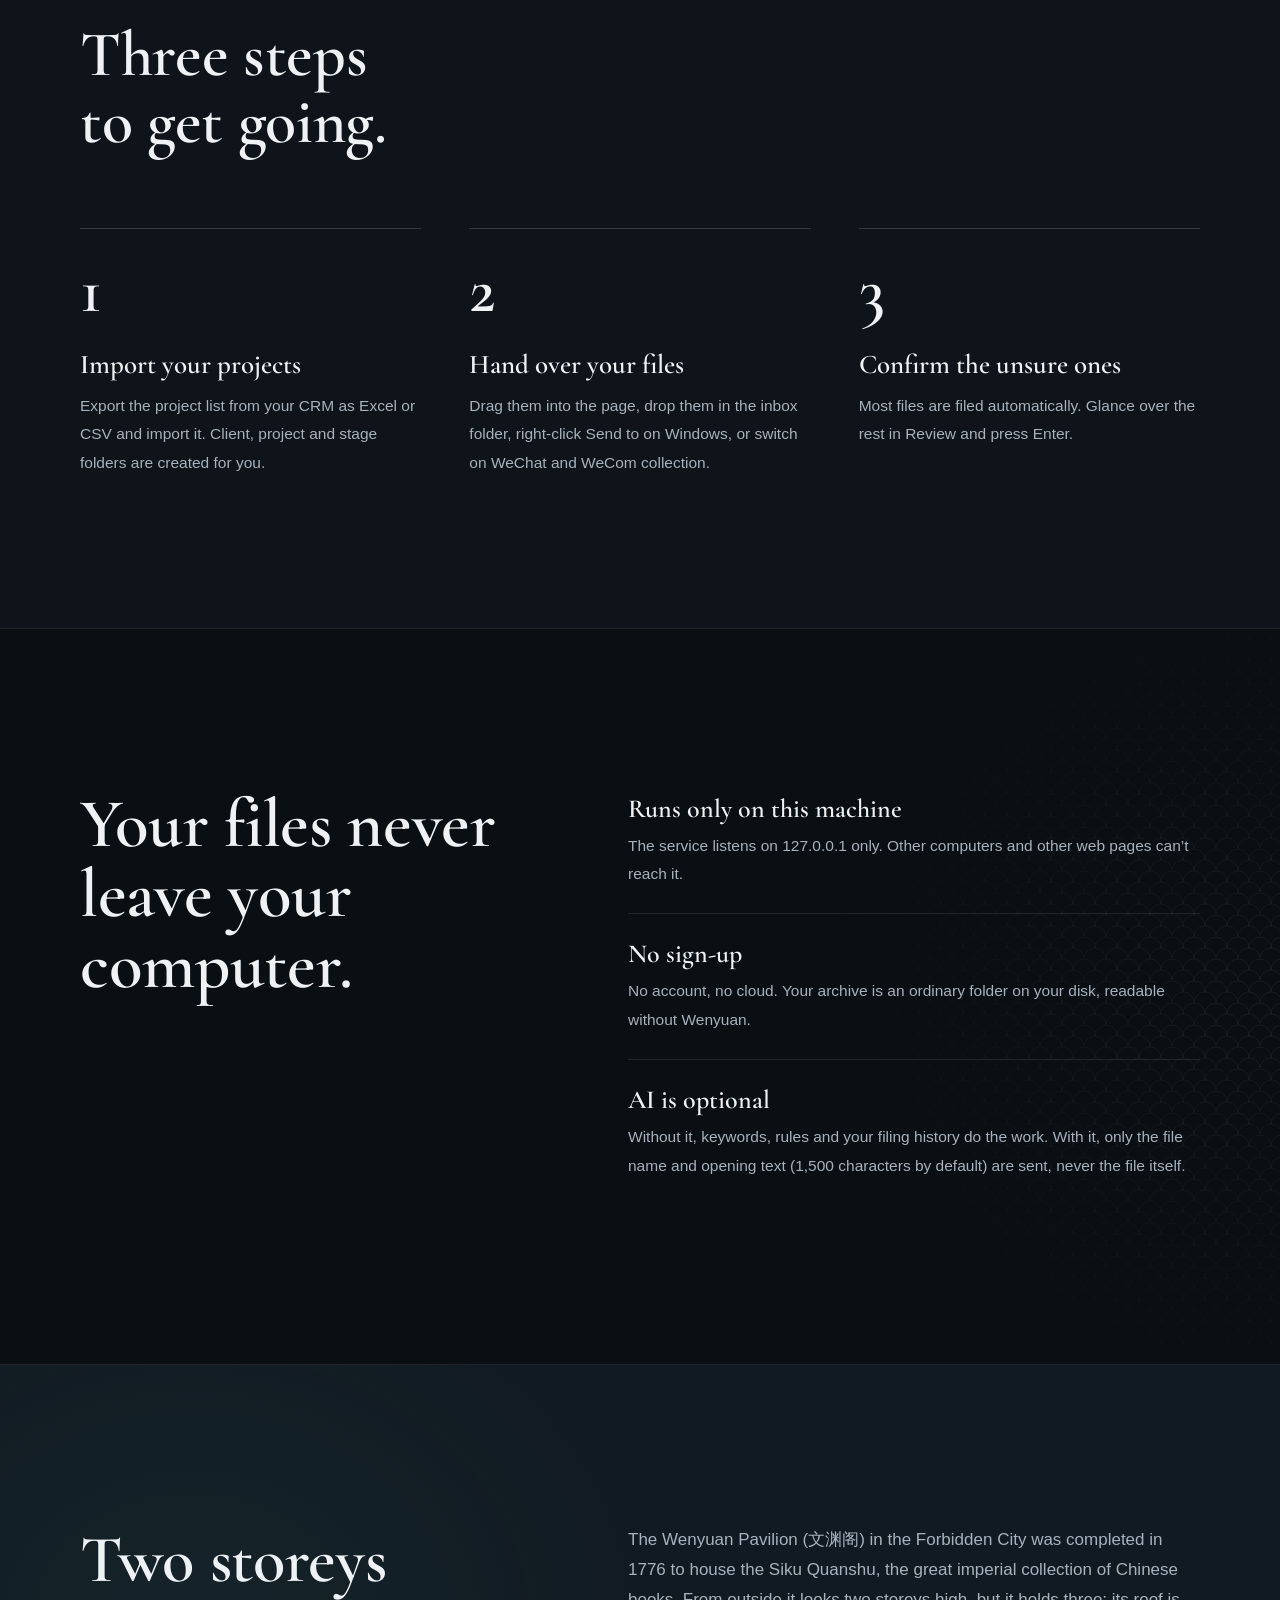
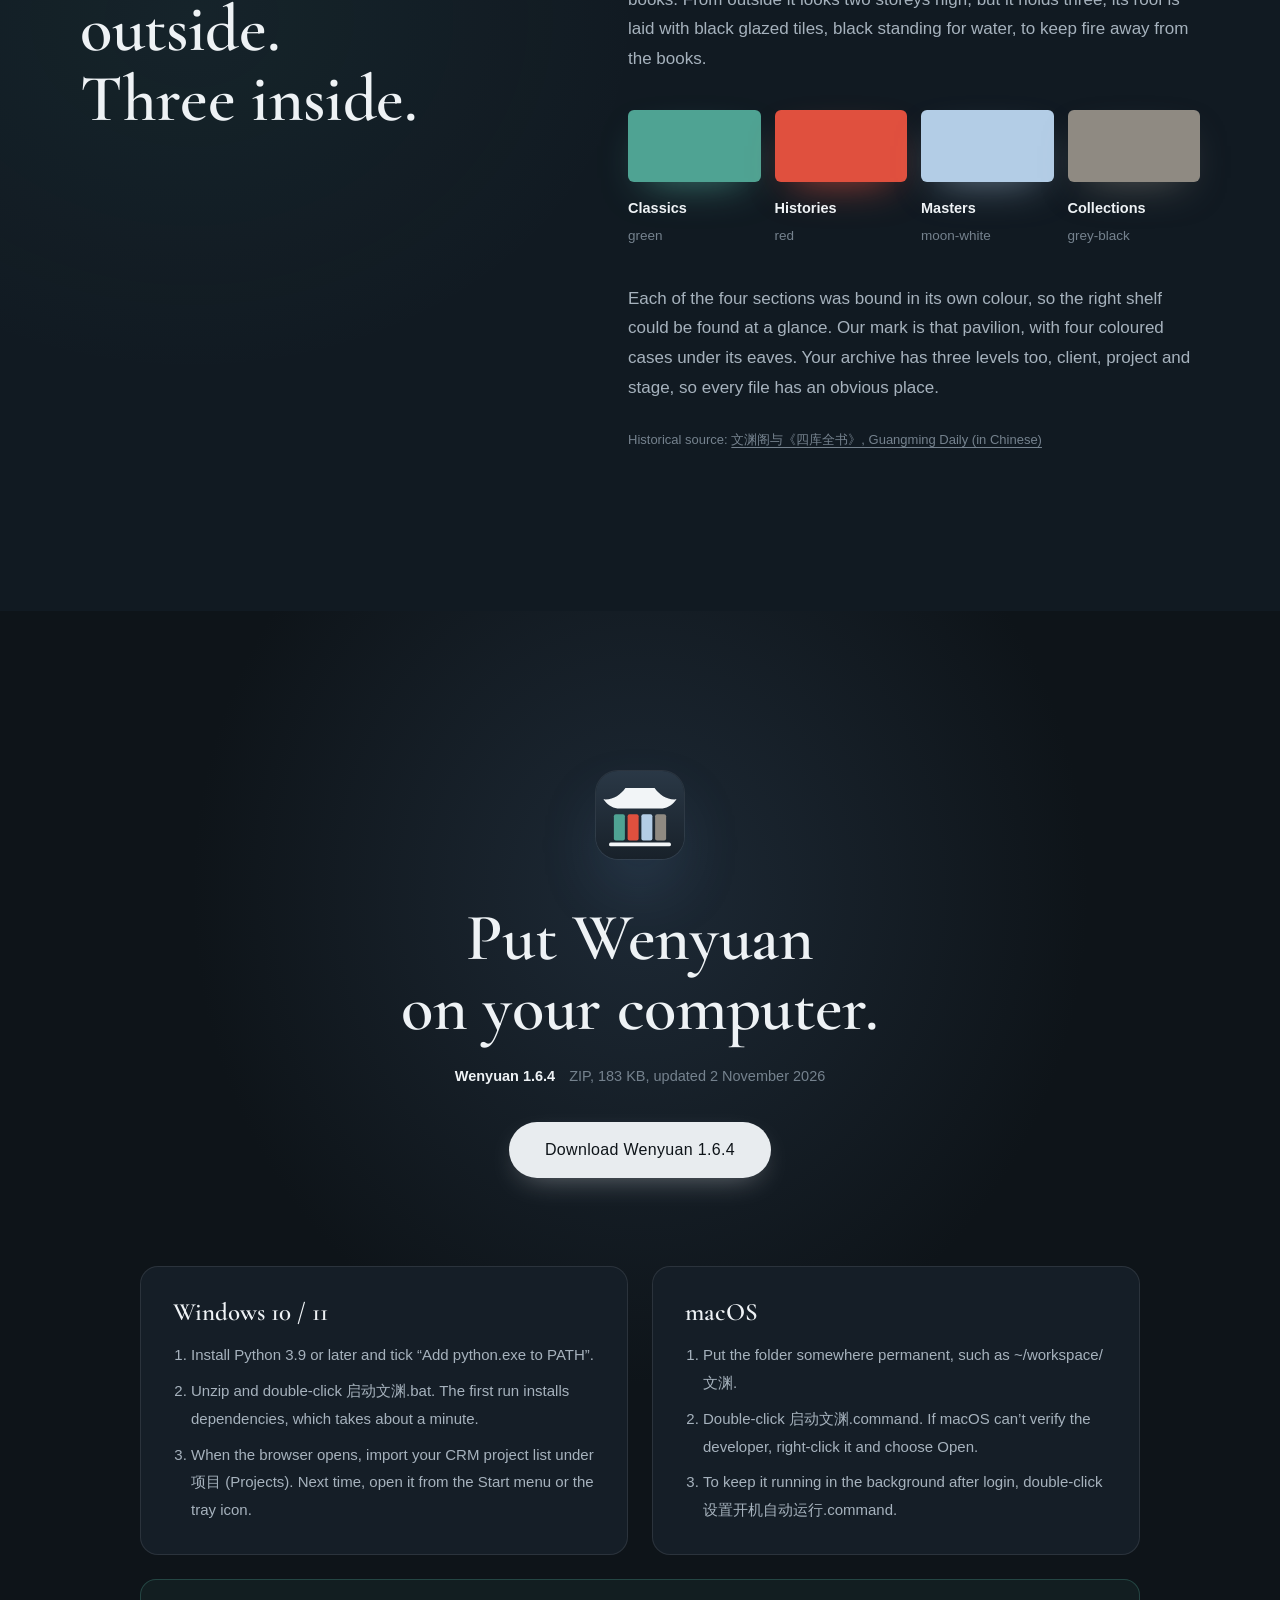
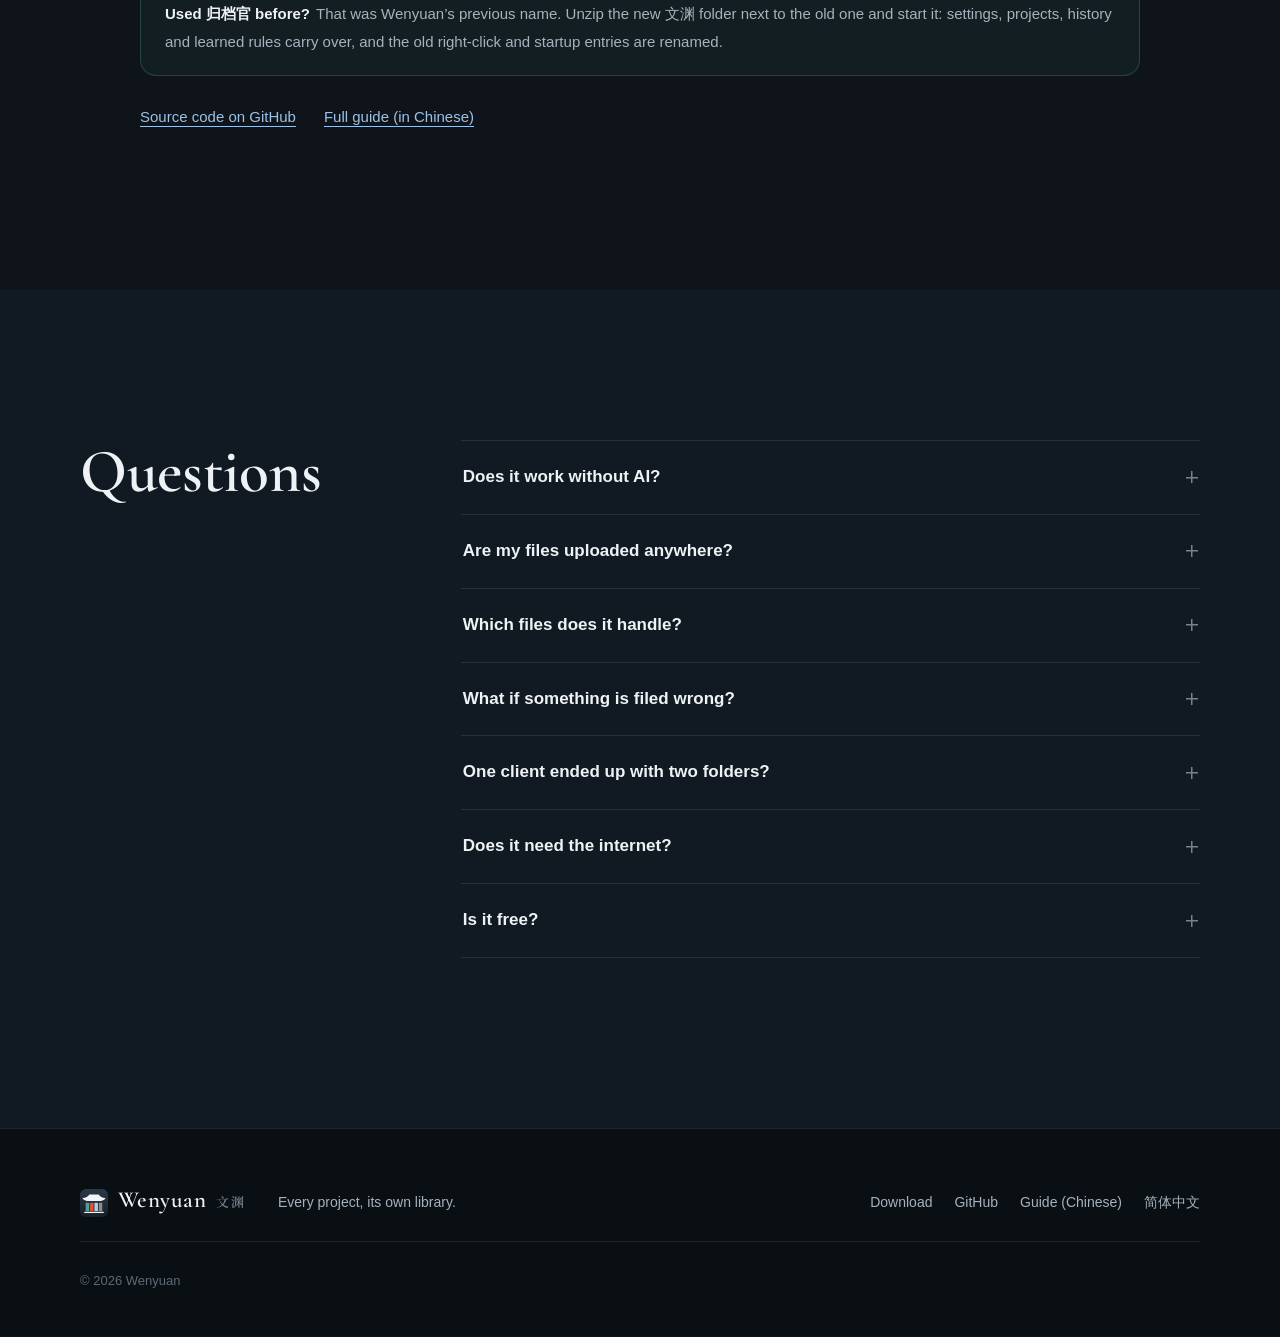
<file: en/index.html>
<!doctype html>
<html lang="en">
<head>
<meta charset="utf-8">
<meta name="viewport" content="width=device-width, initial-scale=1">
<title>Wenyuan: project files, filed for you</title>
<meta name="description" content="Wenyuan works out which client, project and deliverable each file belongs to, renames it to one standard and files it into client, project and stage folders. Runs on your own computer. Free for Windows and macOS.">
<meta name="theme-color" content="#0E1419">
<link rel="canonical" href="https://jamesju1987.github.io/wenyuan/en/">
<link rel="alternate" hreflang="zh-CN" href="https://jamesju1987.github.io/wenyuan/">
<link rel="alternate" hreflang="en" href="https://jamesju1987.github.io/wenyuan/en/">
<link rel="icon" href="../assets/logo.svg" type="image/svg+xml">
<link rel="icon" href="../assets/favicon-32.png" sizes="32x32" type="image/png">
<link rel="apple-touch-icon" href="../assets/apple-touch-icon.png">
<meta property="og:type" content="website">
<meta property="og:title" content="Wenyuan: every project, its own library">
<meta property="og:description" content="Wenyuan works out which client, project and deliverable each file belongs to, renames it to one standard and files it into client, project and stage folders. Runs on your own computer. Free for Windows and macOS.">
<meta property="og:image" content="https://jamesju1987.github.io/wenyuan/assets/og-en.png">
<meta property="og:url" content="https://jamesju1987.github.io/wenyuan/en/">
<link rel="preload" href="../assets/fonts/wy-latin-600.woff2" as="font" type="font/woff2" crossorigin>
<link rel="stylesheet" href="../assets/site.css?v=c055eb0b99">
<script>document.documentElement.classList.add("js")</script>
</head>
<body class="en">
<a class="skip" href="#main">Skip to content</a>

<header class="nav" id="nav">
  <div class="wrap nav-in">
    <a class="brand" href="#top" aria-label="Wenyuan home"><img src="../assets/logo.svg" width="28" height="28" alt=""><span class="bn">Wenyuan</span><span class="bs">文渊</span></a>
    <nav class="nav-links" aria-label="Page sections"><a href="#features">Features</a><a href="#how">How it works</a><a href="#story">The name</a><a href="#download">Download</a><a href="#faq">FAQ</a></nav>
    <a class="lang" href="../" hreflang="zh-CN" lang="zh-CN" title="简体中文">中文</a>
    <a class="btn btn-sm nav-dl" href="#download">Download</a>
  </div>
</header>

<main id="main">

<section class="hero" id="top">
  <div class="tiles" aria-hidden="true"></div>
  <div class="wrap hero-in">
    <div class="hero-copy">
      <img class="emblem" src="../assets/mark-mono.svg" width="64" height="52" alt="">
      <h1 class="display"><span class="ln">Every project,</span><span class="ln">its own library.</span></h1>
      <p class="lede">Hand Wenyuan a file. It works out which client, project and deliverable it belongs to, renames it to one consistent standard, and files it into the right stage folder. It only asks when it isn’t sure, and it all happens on your own computer.</p>
      <div class="cta">
        <a class="btn btn-paper" href="../download/Wenyuan-1.6.4.zip" download>Download Wenyuan 1.6.4</a>
        <a class="btn btn-ghost" href="#how">See how it works</a>
      </div>
      <p class="fine">Free. Windows 10/11 and macOS, with Python 3.9 or later. The app’s interface is in Simplified Chinese.</p>
    </div>
  </div>
  <figure class="stage">
    <div class="win"><img src="../assets/img/hero.webp" width="1800" height="1138" alt="Wenyuan’s overview screen: files filed today, auto-filing rate, items waiting for review and recent activity" fetchpriority="high"></div>
  </figure>
</section>

<section class="flow" aria-label="Demo: a badly named file is recognised, renamed and filed into the project’s deliverables folder">
  <div class="wrap">
    <figure class="demo" id="demo" aria-label="Demo: a badly named file is recognised, renamed and filed into the project’s deliverables folder">
      <div class="demo-col">
        <div class="demo-head"><span>A file just landed in the inbox</span><button type="button" class="replay" id="replay" hidden>Play again</button></div>
        <div class="d-file d-in"><span class="ftag">DOC</span><span class="fn">最终版(2)-评估报告-改.docx</span></div>
        <ul class="d-steps"><li class="s1"><b>Client</b><span>The text names 青岚医疗集团有限公司</span></li><li class="s2"><b>Project</b><span>Two active projects for this client; the data-security one fits: PRJ-2026-0118</span></li><li class="s3"><b>Type</b><span>Data security assessment report, type code RPT-DSA</span></li><li class="s4"><b>Title</b><span>The file name is too vague, so the document’s own heading is used</span></li><li class="s5"><b>Date</b><span>Signed off on 20 October 2026</span></li></ul>
      </div>
      <div class="demo-col demo-right">
        <div class="demo-head"><span>Filed as</span></div>
        <div class="d-file d-out"><span class="ftag">DOC</span><span class="fn mono">PRJ-2026-0118_RPT-DSA_青岚医疗数据安全风险评估报告_V1.0_正式_20261020.docx</span></div>
        <div class="d-tree">
          <div class="t t0">项目归档库</div>
          <div class="t t1">青岚医疗_C0002</div>
          <div class="t t2">PRJ-2026-0118_数据安全评估</div>
          <div class="t t3"><span>04_交付成果</span><em class="land">Filed</em></div>
        </div>
      </div>
    </figure>
  </div>
</section>

<section class="pillars" id="features" aria-labelledby="pillars-h">
  <div class="wrap">
    <header class="sec-head"><h2 class="display" id="pillars-h"><span class="ln">Hand it the file.</span><span class="ln">It does the rest.</span></h2><p>Every file goes through the same four steps. The reasoning is always on show, and whenever a step is uncertain, it stops and asks.</p></header>
    <div class="cases"><article class="case c-qing"><div class="case-box" aria-hidden="true"><span class="slip">认</span></div><h3>Recognise</h3><p>Project numbers first, then client names and aliases, then deliverable keywords. When a client has several active projects, business line and project keywords decide. Photos and scans are read on your machine first.</p></article><article class="case c-chi"><div class="case-box" aria-hidden="true"><span class="slip">名</span></div><h3>Name</h3><p>Project number, type code, title, version, status and date, in that order, every time. Noise like “final”, “(2)” or “edited” is stripped. Drop in a newer copy and the version goes up; the old one moves to the history folder.</p></article><article class="case c-yuebai"><div class="case-box" aria-hidden="true"><span class="slip">收</span></div><h3>Collect</h3><p>Drag files into the page, drop them in the inbox folder, use right-click Send to on Windows, or let it pick up files you receive in WeChat and WeCom. Archives are opened just enough to tell which project they belong to, then filed whole under a standard name.</p></article><article class="case c-huihei"><div class="case-box" aria-hidden="true"><span class="slip">找</span></div><h3>Find</h3><p>Browse client, project and stage in columns, like a bookshelf. Search tolerates gaps between characters, and project pickers accept pinyin initials.</p></article></div>
  </div>
</section>

<section class="anatomy" id="naming" aria-labelledby="naming-h">
  <div class="wrap">
    <header class="sec-head"><h2 class="display" id="naming-h"><span class="ln">One file name.</span><span class="ln">Six facts.</span></h2><p>Whoever files it, it comes out the same. No more renaming or reconciling versions at hand-over or audit time.</p></header>
    <div class="fname-anatomy" role="list"><span class="seg" role="listitem"><code>PRJ-2026-0118</code><small><b>Project number</b>From your CRM; a match locks the project</small></span><span class="us" aria-hidden="true">_</span><span class="seg" role="listitem"><code>RPT-DSA</code><small><b>Type code</b>31 built-in deliverable types, and your own</small></span><span class="us" aria-hidden="true">_</span><span class="seg seg-wide" role="listitem"><code>青岚医疗数据安全风险评估报告</code><small><b>Title</b>Client short name plus subject, 30 characters at most</small></span><span class="us" aria-hidden="true">_</span><span class="seg" role="listitem"><code>V1.0</code><small><b>Version</b>Drafts are V0.x; the first formal release is V1.0</small></span><span class="us" aria-hidden="true">_</span><span class="seg" role="listitem"><code>正式</code><small><b>Status</b>Draft, internal review, client review, final, signed</small></span><span class="us" aria-hidden="true">_</span><span class="seg" role="listitem"><code>20261020<span class="ext">.docx</span></code><small><b>Date</b>The document’s own sign-off date</small></span></div>
    <div class="tree-wrap">
      <div class="tree">
        <div class="tr d0"><span class="tn">项目归档库</span></div>
        <div class="tr d1"><span class="tn">青岚医疗_C0002</span><span class="tc">client short name_client code</span></div>
        <div class="tr d2"><span class="tn">PRJ-2026-0118_数据安全评估</span><span class="tc">project number_project short name</span></div>
        <div class="tr d3 stages"><span class="tn">00_项目管理</span><span class="tn">01_售前商务</span><span class="tn">02_项目启动</span><span class="tn">03_过程文档</span><span class="tn on">04_交付成果</span><span class="tn">05_验收结项</span><span class="tn">06_客户资料</span></div>
        <div class="tr d3"><span class="tn">_历史版本</span><span class="tc">older versions, replaced by newer ones</span></div>
      </div>
      <p class="tree-note">Every project gets the same seven stage folders, generated from your CRM project list. Rename a client and its folder follows.</p>
    </div>
  </div>
</section>

<section class="rows" aria-label="Features">
  <div class="wrap">
      <article class="row">
        <div class="row-text"><h2 class="display"><span class="ln">It only asks</span><span class="ln">when it isn’t sure.</span></h2><ul class="ticks"><li>Every decision shows its evidence: what it saw, and whether in the file name or the body.</li><li>At 90% confidence it files straight away. Everything else waits in Review, filled in, ready for you to press Enter.</li><li>Confirm the same wording twice and it learns a rule. The third time, it just files.</li></ul></div>
        <figure class="panel t-qing"><img src="../assets/img/card_messy.webp" width="1616" height="728" loading="lazy" alt="Review card: a file called 最终版(2)-评估报告-改.docx is recognised as a data security assessment report for the Qinglan Medical data-security project"></figure>
      </article>
      <article class="row flip">
        <div class="row-text"><h2 class="display"><span class="ln">Photos and scans,</span><span class="ln">named by what they say.</span></h2><ul class="ticks"><li>Text in images is recognised on your machine. Images never leave it.</li><li>Photographed authorisation letters and sign-off sheets are typed by their heading; stamped ones count as signed.</li><li>Screenshots are matched to a project by the client name inside them, keep their original names and go to the evidence folder.</li></ul></div>
        <figure class="panel t-chi"><img src="../assets/img/card_photo.webp" width="1616" height="818" loading="lazy" alt="Review card: a phone photo of an authorisation letter, its text recognised and filed as a signed test authorisation for the Xingheng Energy project"></figure>
      </article>
      <article class="row">
        <div class="row-text"><h2 class="display"><span class="ln">Browse it like</span><span class="ln">a bookshelf.</span></h2><ul class="ticks"><li>Client, project and stage in columns. Arrow keys to move, space to preview.</li><li>Every file keeps its version history; older versions open in one click.</li><li>Before sending a file out, copy a client-facing name without internal codes.</li></ul></div>
        <figure class="panel t-huihei"><img src="../assets/img/library.webp" width="2000" height="1265" loading="lazy" alt="Archive browser with columns for client, project and stage, and the version history of an assessment report"></figure>
      </article>
      <article class="row flip">
        <div class="row-text"><h2 class="display"><span class="ln">Projects come from your CRM.</span><span class="ln">Folders follow.</span></h2><ul class="ticks"><li>Import an Excel or CSV export. Importing the same project number again updates it instead of duplicating it.</li><li>If one client ends up with two folders, Tidy Duplicates merges them.</li><li>Filter projects by pinyin initials: qlyl finds 青岚医疗.</li></ul></div>
        <figure class="panel t-yuebai"><img src="../assets/img/projects.webp" width="2000" height="1265" loading="lazy" alt="Project list with project number, client, project, business line, status and file count"></figure>
      </article>
    <p class="shot-note">Screenshots show the app’s Simplified Chinese interface.</p>
  </div>
</section>

<section class="how" id="how" aria-labelledby="how-h">
  <div class="wrap">
    <header class="sec-head"><h2 class="display" id="how-h"><span class="ln">Three steps</span><span class="ln">to get going.</span></h2></header>
    <ol class="steps"><li><span class="num">1</span><h3>Import your projects</h3><p>Export the project list from your CRM as Excel or CSV and import it. Client, project and stage folders are created for you.</p></li><li><span class="num">2</span><h3>Hand over your files</h3><p>Drag them into the page, drop them in the inbox folder, right-click Send to on Windows, or switch on WeChat and WeCom collection.</p></li><li><span class="num">3</span><h3>Confirm the unsure ones</h3><p>Most files are filed automatically. Glance over the rest in Review and press Enter.</p></li></ol>
  </div>
</section>

<section class="local" aria-labelledby="local-h">
  <div class="tiles" aria-hidden="true"></div>
  <div class="wrap local-in">
    <h2 class="display" id="local-h"><span class="ln">Your files never</span><span class="ln">leave your computer.</span></h2>
    <dl class="local-list"><div><dt>Runs only on this machine</dt><dd>The service listens on 127.0.0.1 only. Other computers and other web pages can’t reach it.</dd></div><div><dt>No sign-up</dt><dd>No account, no cloud. Your archive is an ordinary folder on your disk, readable without Wenyuan.</dd></div><div><dt>AI is optional</dt><dd>Without it, keywords, rules and your filing history do the work. With it, only the file name and opening text (1,500 characters by default) are sent, never the file itself.</dd></div></dl>
  </div>
</section>

<section class="story" id="story" aria-labelledby="story-h">
  <div class="wrap story-in">
    <h2 class="display" id="story-h"><span class="ln">Two storeys outside.</span><span class="ln">Three inside.</span></h2>
    <div class="story-text">
      <p>The Wenyuan Pavilion (文渊阁) in the Forbidden City was completed in 1776 to house the Siku Quanshu, the great imperial collection of Chinese books. From outside it looks two storeys high, but it holds three; its roof is laid with black glazed tiles, black standing for water, to keep fire away from the books.</p>
      <ul class="swatches"><li class="c-qing"><i aria-hidden="true"></i><b>Classics</b><span>green</span></li><li class="c-chi"><i aria-hidden="true"></i><b>Histories</b><span>red</span></li><li class="c-yuebai"><i aria-hidden="true"></i><b>Masters</b><span>moon-white</span></li><li class="c-huihei"><i aria-hidden="true"></i><b>Collections</b><span>grey-black</span></li></ul>
      <p>Each of the four sections was bound in its own colour, so the right shelf could be found at a glance. Our mark is that pavilion, with four coloured cases under its eaves. Your archive has three levels too, client, project and stage, so every file has an obvious place.</p>
      <p class="cite">Historical source: <a href="https://epaper.gmw.cn/gmrb/html/2015-04/29/nw.D110000gmrb_20150429_2-10.htm" rel="noopener">文渊阁与《四库全书》, Guangming Daily (in Chinese)</a></p>
    </div>
  </div>
</section>

<section class="download" id="download" aria-labelledby="dl-h">
  <div class="wrap">
    <div class="dl-top">
      <img src="../assets/logo.svg" width="88" height="88" alt="">
      <h2 class="display" id="dl-h"><span class="ln">Put Wenyuan</span><span class="ln">on your computer.</span></h2>
      <p class="dl-meta"><b>Wenyuan 1.6.4</b><span>ZIP, 183 KB, updated 2 November 2026</span></p>
      <a class="btn btn-paper btn-lg" href="../download/Wenyuan-1.6.4.zip" download>Download Wenyuan 1.6.4</a>
    </div>
    <div class="dl-os">
      <div><h3>Windows 10 / 11</h3><ol><li>Install Python 3.9 or later and tick “Add python.exe to PATH”.</li><li>Unzip and double-click 启动文渊.bat. The first run installs dependencies, which takes about a minute.</li><li>When the browser opens, import your CRM project list under 项目 (Projects). Next time, open it from the Start menu or the tray icon.</li></ol></div>
      <div><h3>macOS</h3><ol><li>Put the folder somewhere permanent, such as ~/workspace/文渊.</li><li>Double-click 启动文渊.command. If macOS can’t verify the developer, right-click it and choose Open.</li><li>To keep it running in the background after login, double-click 设置开机自动运行.command.</li></ol></div>
    </div>
    <p class="dl-upgrade"><b>Used 归档官 before?</b>That was Wenyuan’s previous name. Unzip the new 文渊 folder next to the old one and start it: settings, projects, history and learned rules carry over, and the old right-click and startup entries are renamed.</p>
    <p class="dl-links"><a href="https://github.com/jamesju1987/wenyuan">Source code on GitHub</a><a href="https://github.com/jamesju1987/wenyuan#readme">Full guide (in Chinese)</a></p>
  </div>
</section>

<section class="faq" id="faq" aria-labelledby="faq-h">
  <div class="wrap faq-in">
    <h2 class="display" id="faq-h">Questions</h2>
    <div class="faq-list"><details><summary>Does it work without AI?</summary><p>Yes. Project numbers, client names and aliases, deliverable keywords, learned rules and your filing history handle most files. With Jev configured, it chooses among candidate projects when keywords can’t decide; with DeepSeek, it reads the opening text to produce better titles and dates.</p></details><details><summary>Are my files uploaded anywhere?</summary><p>No. Wenyuan runs on your computer, and text in images is recognised locally. Only if you switch on AI are the file name and opening text (1,500 characters by default) sent to the model service you configured. Files themselves are never uploaded.</p></details><details><summary>Which files does it handle?</summary><p>Word (docx), Excel, PowerPoint, PDF (including scans), plain text, and images such as JPG, PNG and HEIC. For zip, 7z, tar and rar archives it reads a few files inside to find the project, then files the whole archive under a standard name (or unpacks and files each item, if you prefer); rar needs 7-Zip or WinRAR installed. The content of legacy .doc files is read on macOS; on Windows they are judged by file name.</p></details><details><summary>What if something is filed wrong?</summary><p>Undo it from Overview or Activity. The file goes back to Review and any version it replaced is restored. Once you correct it, the automatic rule behind the mistake is switched off.</p></details><details><summary>One client ended up with two folders?</summary><p>Usually after a database reset, or when a client is spelled two ways in your CRM. Open Projects and choose Tidy Duplicates: folders matched by project number are pre-selected, files are only moved, never deleted, and identical copies are kept once.</p></details><details><summary>Does it need the internet?</summary><p>Only the first time, to install dependencies (from a mirror in mainland China by default). After that, everything except the AI features works offline.</p></details><details><summary>Is it free?</summary><p>Yes.</p></details></div>
  </div>
</section>

</main>

<footer class="foot">
  <div class="wrap foot-in">
    <a class="brand" href="#top"><img src="../assets/logo.svg" width="28" height="28" alt=""><span class="bn">Wenyuan</span><span class="bs">文渊</span></a>
    <p class="foot-tag">Every project, its own library.</p>
    <nav class="foot-links" aria-label="footer"><a href="#download">Download</a><a href="https://github.com/jamesju1987/wenyuan">GitHub</a><a href="https://github.com/jamesju1987/wenyuan#readme">Guide (Chinese)</a><a href="../" hreflang="zh-CN" lang="zh-CN">简体中文</a></nav>
    <p class="foot-copy">© 2026 Wenyuan</p>
  </div>
</footer>

<script src="../assets/site.js?v=6cf4ea04b9" defer></script>
</body>
</html>
</file>
<file: assets/site.css>
/* 文渊 官网（中 / 英）· 夜阁：深色舞台 */
@font-face { font-family: "WY Serif"; src: url("fonts/wy-serif-600.woff2") format("woff2"); font-weight: 600; font-display: swap; }
@font-face { font-family: "WY Latin"; src: url("fonts/wy-latin-600.woff2") format("woff2"); font-weight: 600; font-display: swap; }
@font-face { font-family: "WY Latin"; src: url("fonts/wy-latin-500.woff2") format("woff2"); font-weight: 500; font-display: swap; }

:root {
  color-scheme: dark;
  --bg: #0E1419;          /* 玄瓦 */
  --bg-2: #111A22;
  --bg-3: #0A0F13;
  --surface: #151E27;
  --surface-2: #1A2530;
  --line: rgba(232, 236, 239, .10);
  --line-2: rgba(232, 236, 239, .18);
  --text: #EEF2F5;
  --text-2: #A6B2BD;
  --text-3: #75828E;
  --paper: #E8ECEF;
  --link: #9CC2E8;
  --qing: #4FA393; --chi: #E0503E; --yuebai: #B3CDE6; --huihei: #8F8A82;   /* 经史子集四色 */
  --serif: "WY Serif", "Songti SC", "STSong", "Noto Serif CJK SC", "Source Han Serif SC", serif;
  --latin: "WY Latin", "Cormorant Garamond", Georgia, "Times New Roman", serif;
  --sans: -apple-system, BlinkMacSystemFont, "Segoe UI", "PingFang SC", "Hiragino Sans GB", "Microsoft YaHei", "Noto Sans CJK SC", sans-serif;
  --mono: "SF Mono", "Cascadia Mono", Consolas, "Noto Sans Mono CJK SC", "Microsoft YaHei", monospace;
  --display: var(--serif);
  --ease: cubic-bezier(.2, .7, .2, 1);
}
.en { --display: var(--latin); --sans: -apple-system, BlinkMacSystemFont, "Segoe UI", "Helvetica Neue", Arial, "Noto Sans", "Liberation Sans", "PingFang SC", "Microsoft YaHei", sans-serif; }

*, *::before, *::after { box-sizing: border-box; }
html { scroll-behavior: smooth; scroll-padding-top: 76px; -webkit-text-size-adjust: 100%; background: var(--bg); }
h1, h2 { text-wrap: balance; }
p, li, dd { text-wrap: pretty; }
body { margin: 0; background: var(--bg); color: var(--text); font: 400 17px/1.8 var(--sans); -webkit-font-smoothing: antialiased; text-rendering: optimizeLegibility; }
body.en { line-height: 1.7; }
img { max-width: 100%; height: auto; display: block; }
a { color: inherit; }
h1, h2, h3, p, ul, ol, dl, dd, figure { margin: 0; }
.wrap { max-width: 1200px; margin: 0 auto; padding: 0 40px; }
.display { font-family: var(--display); font-weight: 600; line-height: 1.22; letter-spacing: .04em; color: var(--text); }
.en .display { letter-spacing: -.005em; line-height: 1.04; }
.display .ln { display: block; }
.mono { font-family: var(--mono); }
:focus-visible { outline: 2px solid var(--link); outline-offset: 3px; border-radius: 4px; }
.skip { position: absolute; left: 12px; top: -60px; z-index: 50; background: var(--paper); color: var(--bg); padding: 8px 14px; border-radius: 8px; text-decoration: none; }
.skip:focus { top: 12px; }

/* 按钮 */
.btn { display: inline-flex; align-items: center; justify-content: center; height: 50px; padding: 0 28px; border-radius: 999px;
  font: 500 15.5px/1 var(--sans); letter-spacing: .02em; text-decoration: none; white-space: nowrap; transition: background-color .2s, border-color .2s, box-shadow .2s; }
.btn-paper { background: var(--paper); color: var(--bg); box-shadow: 0 10px 30px -12px rgba(232, 236, 239, .45); }
.btn-paper:hover { background: #fff; }
.btn-ghost { color: var(--text); border: 1px solid var(--line-2); }
.btn-ghost:hover { border-color: rgba(232, 236, 239, .5); background: rgba(255, 255, 255, .03); }
.btn-sm { height: 34px; padding: 0 16px; font-size: 13.5px; }
.btn-lg { height: 56px; padding: 0 36px; font-size: 16px; }

/* 导航 */
.nav { position: fixed; inset: 0 0 auto; z-index: 30; border-bottom: 1px solid transparent; transition: background-color .3s, border-color .3s; }
.nav.scrolled { background: rgba(14, 20, 25, .76); backdrop-filter: saturate(1.5) blur(16px); -webkit-backdrop-filter: saturate(1.5) blur(16px); border-bottom-color: var(--line); }
.nav-in { height: 68px; display: flex; align-items: center; gap: 30px; }
.brand { display: inline-flex; align-items: baseline; gap: 10px; text-decoration: none; color: var(--text); }
.brand img { align-self: center; }
.brand .bn { font: 600 20px/1 var(--serif); letter-spacing: .14em; }
.en .brand .bn { font: 600 23px/1 var(--latin); letter-spacing: .02em; }
.brand .bs { font: 500 15px/1 var(--latin); letter-spacing: .04em; color: var(--text-3); }
.en .brand .bs { font: 600 13px/1 var(--serif); letter-spacing: .14em; }
.nav-links { display: flex; gap: 28px; margin-left: auto; }
.nav-links a, .lang { text-decoration: none; font-size: 14.5px; color: var(--text-2); transition: color .2s; }
.nav-links a:hover, .lang:hover { color: var(--text); }
.lang { padding-left: 22px; border-left: 1px solid var(--line-2); }
.en .lang { font-family: var(--serif); }
.nav-dl { background: var(--paper); color: var(--bg); }
.nav-dl:hover { background: #fff; }

/* 首屏：左文右图 */
.hero { position: relative; min-height: 880px; padding: 196px 0 120px; overflow: hidden;
  background: radial-gradient(70% 75% at 78% 38%, #1F2B37 0%, rgba(31, 43, 55, 0) 70%), var(--bg); }
.tiles { position: absolute; inset: 0 auto auto 0; width: 70%; height: 520px; pointer-events: none;
  background-image: url("data:image/svg+xml,%3Csvg xmlns='http://www.w3.org/2000/svg' width='44' height='22' viewBox='0 0 44 22'%3E%3Cpath d='M0 22a11 11 0 0 1 22 0M22 22a11 11 0 0 1 22 0M-11 11a11 11 0 0 1 22 0M11 11a11 11 0 0 1 22 0M33 11a11 11 0 0 1 22 0' fill='none' stroke='%23E8ECEF' stroke-opacity='.06'/%3E%3C/svg%3E");
  background-size: 44px 22px; -webkit-mask-image: radial-gradient(80% 90% at 20% 0%, #000, transparent 75%); mask-image: radial-gradient(80% 90% at 20% 0%, #000, transparent 75%); }
.hero-in { position: relative; z-index: 2; }
.hero-copy { max-width: 500px; }
.en .hero-copy { max-width: 510px; }
.emblem { width: 60px; height: auto; margin-bottom: 40px; }
.hero h1 { font-size: clamp(44px, 5.4vw, 80px); line-height: 1.18; letter-spacing: .06em; }
.en .hero h1 { font-size: clamp(48px, 6vw, 92px); letter-spacing: -.012em; line-height: 1.0; }
.lede { margin-top: 32px; font-size: 17.5px; line-height: 1.9; color: var(--text-2); }
.en .lede { line-height: 1.7; }
.cta { display: flex; flex-wrap: wrap; gap: 14px; margin-top: 40px; }
.fine { margin-top: 20px; font-size: 13.5px; color: var(--text-3); }
.stage { position: absolute; z-index: 1; top: 150px; left: calc(50% - 20px); width: 1040px; margin: 0; perspective: 2400px; }
.win { position: relative; border-radius: 14px; overflow: hidden; transform-origin: left center;
  transform: rotateY(-16deg) rotateX(5deg) rotateZ(.5deg);
  box-shadow: 0 0 0 1px rgba(255, 255, 255, .12), 0 70px 140px -40px rgba(0, 0, 0, .85), -40px 10px 140px -50px rgba(110, 160, 220, .4); }
.win::before { content: ""; position: absolute; inset: 0 0 auto; height: 3px; z-index: 1;
  background: linear-gradient(90deg, var(--qing) 0 25%, var(--chi) 25% 50%, var(--yuebai) 50% 75%, var(--huihei) 75%); }
.win::after { content: ""; position: absolute; inset: 0; background: linear-gradient(100deg, rgba(14, 20, 25, 0) 55%, rgba(14, 20, 25, .55)); pointer-events: none; }
.js .hero-copy > * { opacity: 0; transform: translateY(12px); animation: rise .9s var(--ease) forwards; }
.js .hero-copy > :nth-child(2) { animation-delay: .08s; } .js .hero-copy > :nth-child(3) { animation-delay: .16s; }
.js .hero-copy > :nth-child(4) { animation-delay: .24s; } .js .hero-copy > :nth-child(5) { animation-delay: .3s; }
.js .win { opacity: 0; animation: arrive 1.4s var(--ease) .25s forwards; }
@keyframes rise { to { opacity: 1; transform: none; } }
@keyframes arrive {
  from { opacity: 0; transform: translateX(80px) rotateY(-24deg) rotateX(6deg) rotateZ(.5deg); }
  to { opacity: 1; transform: rotateY(-16deg) rotateX(5deg) rotateZ(.5deg); }
}

/* 一份文件的归档过程 */
.flow { position: relative; padding: 40px 0 110px; background: linear-gradient(var(--bg), var(--bg-2)); }
.demo { position: relative; display: grid; grid-template-columns: minmax(0, 1fr) minmax(0, 1fr); max-width: 1040px; margin: 0 auto;
  border: 1px solid var(--line); border-radius: 22px; overflow: hidden;
  background: linear-gradient(180deg, rgba(255, 255, 255, .05), rgba(255, 255, 255, .015)); box-shadow: 0 50px 100px -50px rgba(0, 0, 0, .8); }
.demo::before { content: ""; position: absolute; inset: 0 0 auto; height: 3px;
  background: linear-gradient(90deg, var(--qing) 0 25%, var(--chi) 25% 50%, var(--yuebai) 50% 75%, var(--huihei) 75%); }
.demo-col { padding: 32px 34px 40px; min-width: 0; }
.demo-right { border-left: 1px solid var(--line); background: rgba(255, 255, 255, .02); }
.demo-head { display: flex; align-items: center; justify-content: space-between; min-height: 28px; margin-bottom: 16px; font-size: 13px; letter-spacing: .04em; color: var(--text-3); }
.replay { font: 500 13px/1 var(--sans); color: var(--link); background: none; border: 0; padding: 4px 0; cursor: pointer; }
.replay:hover { text-decoration: underline; }
.d-file { display: flex; align-items: flex-start; gap: 10px; padding: 12px 14px; border-radius: 12px; font-size: 14px; line-height: 1.55; }
.ftag { flex: none; margin-top: 2px; font: 700 9.5px/1 var(--sans); letter-spacing: .05em; color: #fff; background: #2F62C0; padding: 4px 5px; border-radius: 3px; }
.d-in { border: 1px dashed rgba(232, 236, 239, .22); color: var(--text); }
.d-in .fn { transition: color .5s; }
.d-in.done .fn { color: #6E7A85; text-decoration: line-through; text-decoration-color: rgba(224, 80, 62, .8); }
.d-steps { list-style: none; padding: 0; margin: 20px 0 0; display: grid; gap: 10px; }
.d-steps li { display: grid; grid-template-columns: 74px minmax(0, 1fr); gap: 10px; font-size: 13.5px; line-height: 1.6; color: #C8D0D7; }
.d-steps b { font-weight: 500; color: var(--text-3); }
.d-out { border: 1px solid rgba(79, 163, 147, .45); background: rgba(79, 163, 147, .09); }
.d-out .fn { font-size: 13px; word-break: break-all; color: #F2F5F7; }
.d-tree { margin-top: 22px; font-size: 13.5px; display: grid; gap: 6px; }
.t { position: relative; display: flex; align-items: center; gap: 8px; padding: 6px 12px 6px 30px; border-radius: 8px; color: #AAB5BF; }
.t::before { content: ""; position: absolute; left: 9px; top: 50%; width: 14px; height: 11px; margin-top: -6px; border-radius: 2px; background: #5E86B0; box-shadow: inset 0 3px 0 #7EA2C6; }
.t1 { margin-left: 20px; } .t2 { margin-left: 40px; } .t3 { margin-left: 60px; color: #fff; font-weight: 500; transition: background-color .5s; }
.t3.lit { background: rgba(79, 163, 147, .16); }
.land { font: 600 11.5px/1 var(--sans); font-style: normal; color: #0E2A25; background: var(--qing); padding: 5px 8px; border-radius: 999px; margin-left: auto; }
.js .demo .anim { opacity: 0; transform: translateY(6px); transition: opacity .45s var(--ease), transform .45s var(--ease); }
.js .demo .anim.on { opacity: 1; transform: none; }
.js .demo .d-out.anim .fn { clip-path: inset(0 100% 0 0); transition: clip-path 1.2s linear .15s; }
.js .demo .d-out.anim.on .fn { clip-path: inset(0 0 0 0); }
.js .demo .land.anim { transform: scale(.6); }
.js .demo .land.anim.on { transform: none; }

/* 段落标题 */
.sec-head { max-width: 760px; }
.sec-head h2 { font-size: clamp(32px, 4.2vw, 58px); }
.en .sec-head h2 { font-size: clamp(38px, 5vw, 70px); }
.sec-head p { margin-top: 22px; color: var(--text-2); font-size: 17.5px; max-width: 34em; }

/* 四函 */
.pillars { padding: 150px 0 150px; background: var(--bg-2); }
.cases { display: grid; grid-template-columns: repeat(4, minmax(0, 1fr)); gap: 32px; margin-top: 76px; }
.case { padding: 14px 14px 30px; border-radius: 18px; background: linear-gradient(180deg, rgba(255, 255, 255, .035), rgba(255, 255, 255, .01)); border: 1px solid var(--line); }
.case-box { position: relative; height: 210px; border-radius: 8px; margin-bottom: 28px; overflow: hidden; box-shadow: inset 0 0 0 1px rgba(0, 0, 0, .15); }
.case-box::after { content: ""; position: absolute; inset: 0;
  background: repeating-linear-gradient(115deg, rgba(255, 255, 255, .07) 0 2px, transparent 2px 6px), linear-gradient(180deg, rgba(255, 255, 255, .16), transparent 45%, rgba(0, 0, 0, .12)); }
.c-qing .case-box, .swatches .c-qing i { background: var(--qing); }
.c-chi .case-box, .swatches .c-chi i { background: var(--chi); }
.c-yuebai .case-box, .swatches .c-yuebai i { background: var(--yuebai); }
.c-huihei .case-box, .swatches .c-huihei i { background: var(--huihei); }
.c-qing .case-box { box-shadow: 0 24px 60px -30px rgba(79, 163, 147, .8); } .c-chi .case-box { box-shadow: 0 24px 60px -30px rgba(224, 80, 62, .8); }
.c-yuebai .case-box { box-shadow: 0 24px 60px -30px rgba(179, 205, 230, .7); } .c-huihei .case-box { box-shadow: 0 24px 60px -30px rgba(143, 138, 130, .7); }
.slip { position: absolute; z-index: 1; top: 20px; left: 20px; width: 40px; padding: 14px 0; background: #FBFBF9; border-radius: 2px;
  font: 600 22px/1 var(--serif); color: #16202A; text-align: center; box-shadow: 0 2px 6px rgba(0, 0, 0, .18); }
.case h3, .case p { padding: 0 10px; }
.case h3 { font-size: 21px; font-weight: 600; letter-spacing: .02em; }
.en .case h3 { font: 600 28px/1.1 var(--latin); letter-spacing: 0; }
.case p { margin-top: 12px; font-size: 15px; line-height: 1.85; color: var(--text-2); }
.en .case p { line-height: 1.7; }

/* 文件名拆解 */
.anatomy { position: relative; padding: 150px 0 160px; background: radial-gradient(60% 50% at 50% 0%, rgba(110, 160, 220, .08), transparent 70%), var(--bg); }
.fname-anatomy { display: flex; flex-wrap: wrap; align-items: flex-start; margin-top: 76px; row-gap: 26px; padding: 40px 44px; border-radius: 20px;
  border: 1px solid var(--line); background: rgba(255, 255, 255, .02); }
.seg { display: inline-flex; flex-direction: column; gap: 14px; }
.seg code { font: 500 clamp(14px, 1.45vw, 20px)/1.3 var(--mono); color: var(--text); padding-bottom: 12px; border-bottom: 1px solid rgba(232, 236, 239, .55); white-space: nowrap; position: relative; }
.seg code::after { content: ""; position: absolute; left: 0; bottom: -5px; width: 1px; height: 9px; background: rgba(232, 236, 239, .55); }
.seg small { font-size: 12.5px; line-height: 1.6; color: var(--text-3); max-width: 9em; padding-right: 8px; }
.seg small b { display: block; color: var(--text); font-size: 13.5px; font-weight: 600; margin-bottom: 3px; }
.seg-wide small { max-width: 15em; }
.us { font: 500 clamp(14px, 1.45vw, 20px)/1.3 var(--mono); color: #55616C; padding: 0 3px; }
.seg code .ext { color: #6B7782; }
.tree-wrap { display: grid; grid-template-columns: minmax(0, 1.25fr) minmax(0, 1fr); gap: 64px; margin-top: 72px; align-items: center; }
.tree { background: var(--surface); border: 1px solid var(--line); border-radius: 18px; padding: 28px 32px; font-size: 14px; }
.tr { display: flex; flex-wrap: wrap; align-items: baseline; gap: 6px 16px; padding: 8px 0; }
.tr + .tr { border-top: 1px solid var(--line); }
.d1 { padding-left: 24px; } .d2 { padding-left: 48px; } .d3 { padding-left: 72px; }
.tn { font-family: var(--mono); font-size: 13.5px; color: var(--text); }
.tc { font-size: 12.5px; color: var(--text-3); }
.stages .tn { color: var(--text-2); }
.stages .tn.on { color: var(--qing); font-weight: 700; }
.tree-note { color: var(--text-2); font-size: 17px; line-height: 1.9; }

/* 功能细节：截图放在带颜色光晕的舞台上 */
.rows { padding: 150px 0 40px; background: var(--bg-2); }
.row { display: grid; grid-template-columns: minmax(0, .72fr) minmax(0, 1.28fr); gap: 80px; align-items: center; margin-bottom: 150px; }
.row.flip { grid-template-columns: minmax(0, 1.28fr) minmax(0, .72fr); }
.row.flip .row-text { order: 2; }
.row h2 { font-size: clamp(28px, 3vw, 42px); }
.en .row h2 { font-size: clamp(34px, 3.6vw, 50px); }
.row h2 .ln { white-space: nowrap; }
.en .row h2 .ln { white-space: normal; }
.ticks { list-style: none; padding: 0; margin-top: 30px; display: grid; gap: 16px; }
.ticks li { position: relative; padding-left: 24px; color: var(--text-2); font-size: 16px; line-height: 1.8; }
.ticks li::before { content: ""; position: absolute; left: 0; top: .8em; width: 12px; height: 1px; background: var(--text-3); }
.panel { position: relative; border-radius: 26px; padding: 56px; border: 1px solid var(--line); background: var(--surface); overflow: hidden; }
.panel::before { content: ""; position: absolute; inset: 0; pointer-events: none; }
.t-qing::before { background: radial-gradient(70% 80% at 25% 15%, rgba(79, 163, 147, .32), transparent 70%); }
.t-chi::before { background: radial-gradient(70% 80% at 25% 15%, rgba(224, 80, 62, .28), transparent 70%); }
.t-huihei::before { background: radial-gradient(70% 80% at 25% 15%, rgba(143, 138, 130, .32), transparent 70%); }
.t-yuebai::before { background: radial-gradient(70% 80% at 25% 15%, rgba(179, 205, 230, .26), transparent 70%); }
.panel img { position: relative; border-radius: 12px; box-shadow: 0 0 0 1px rgba(255, 255, 255, .1), 0 40px 80px -30px rgba(0, 0, 0, .8); }
.shot-note { margin: -100px 0 0; padding-bottom: 60px; font-size: 13.5px; color: var(--text-3); }

/* 三步 */
.how { padding: 150px 0; background: var(--bg); }
.steps { list-style: none; padding: 0; margin-top: 72px; display: grid; grid-template-columns: repeat(3, minmax(0, 1fr)); gap: 48px; }
.steps li { border-top: 1px solid var(--line-2); padding-top: 28px; }
.num { display: block; font: 600 54px/1 var(--display); margin-bottom: 26px; color: var(--text); }
.en .num { font-size: 66px; }
.steps h3 { font-size: 20px; font-weight: 600; }
.en .steps h3 { font: 600 27px/1.15 var(--latin); }
.steps p { margin-top: 12px; color: var(--text-2); font-size: 15.5px; line-height: 1.85; }

/* 本地优先：最深的一段 */
.local { position: relative; padding: 160px 0; overflow: hidden; background: var(--bg-3); border-top: 1px solid var(--line); border-bottom: 1px solid var(--line); }
.local .tiles { inset: 0 0 0 auto; width: 60%; height: 100%;
  -webkit-mask-image: radial-gradient(80% 80% at 100% 50%, #000, transparent 75%); mask-image: radial-gradient(80% 80% at 100% 50%, #000, transparent 75%); }
.local-in { position: relative; display: grid; grid-template-columns: minmax(0, .9fr) minmax(0, 1.1fr); gap: 80px; align-items: start; }
.local h2 { font-size: clamp(36px, 4.6vw, 64px); line-height: 1.2; }
.en .local h2 { font-size: clamp(42px, 5.4vw, 76px); line-height: 1.02; }
.local-list > div { padding: 24px 0; border-top: 1px solid var(--line); }
.local-list > div:first-child { border-top: 0; padding-top: 4px; }
.local-list dt { font-weight: 600; font-size: 18px; color: var(--text); }
.en .local-list dt { font: 600 26px/1.2 var(--latin); }
.local-list dd { margin-top: 8px; color: var(--text-2); font-size: 15.5px; line-height: 1.85; }

/* 名字由来 */
.story { padding: 160px 0; background: radial-gradient(50% 60% at 15% 30%, rgba(79, 163, 147, .07), transparent 70%), var(--bg-2); }
.story-in { display: grid; grid-template-columns: minmax(0, .9fr) minmax(0, 1.1fr); gap: 80px; align-items: start; }
.story h2 { font-size: clamp(34px, 4.4vw, 62px); line-height: 1.24; }
.en .story h2 { font-size: clamp(40px, 5.2vw, 74px); line-height: 1.04; }
.story-text p { color: var(--text-2); font-size: 17px; line-height: 2; }
.en .story-text p { line-height: 1.75; }
.story-text p + p { margin-top: 18px; }
.swatches { list-style: none; padding: 0; margin: 36px 0; display: grid; grid-template-columns: repeat(4, minmax(0, 1fr)); gap: 14px; }
.swatches li { display: flex; flex-direction: column; gap: 4px; font-size: 13.5px; color: var(--text-3); }
.swatches i { display: block; height: 72px; border-radius: 6px; margin-bottom: 10px; }
.swatches .c-qing i { box-shadow: 0 16px 40px -18px rgba(79, 163, 147, .8); } .swatches .c-chi i { box-shadow: 0 16px 40px -18px rgba(224, 80, 62, .8); }
.swatches .c-yuebai i { box-shadow: 0 16px 40px -18px rgba(179, 205, 230, .6); } .swatches .c-huihei i { box-shadow: 0 16px 40px -18px rgba(143, 138, 130, .6); }
.swatches b { color: var(--text); font-weight: 600; font-size: 14.5px; }
.story-text .cite { font-size: 13px; color: var(--text-3); margin-top: 26px; }
.cite a { text-underline-offset: 3px; }

/* 下载 */
.download { padding: 160px 0; background: radial-gradient(50% 55% at 50% 22%, #1D2935, transparent 70%), var(--bg); }
.dl-top { display: flex; flex-direction: column; align-items: center; text-align: center; }
.dl-top img { border-radius: 22px; box-shadow: 0 0 0 1px rgba(255, 255, 255, .08), 0 30px 70px -20px rgba(110, 160, 220, .35); }
.download h2 { margin-top: 44px; font-size: clamp(34px, 4.4vw, 60px); }
.en .download h2 { font-size: clamp(40px, 5.2vw, 72px); }
.dl-meta { margin-top: 22px; display: flex; flex-wrap: wrap; justify-content: center; gap: 4px 14px; color: var(--text-3); font-size: 14.5px; }
.dl-meta b { color: var(--text); font-weight: 600; }
.dl-top .btn { margin-top: 34px; }
.dl-os { display: grid; grid-template-columns: repeat(2, minmax(0, 1fr)); gap: 24px; max-width: 1000px; margin: 88px auto 0; }
.dl-os > div { padding: 30px 32px; border-radius: 18px; border: 1px solid var(--line); background: var(--surface); }
.dl-os h3 { font-size: 17px; font-weight: 600; }
.en .dl-os h3 { font: 600 25px/1.2 var(--latin); }
.dl-os ol { margin-top: 14px; padding-left: 1.2em; color: var(--text-2); font-size: 15px; line-height: 1.85; }
.dl-os li + li { margin-top: 8px; }
.dl-upgrade { max-width: 1000px; margin: 24px auto 0; padding: 20px 24px; border-radius: 16px; border: 1px solid rgba(79, 163, 147, .3);
  background: rgba(79, 163, 147, .07); color: var(--text-2); font-size: 15px; line-height: 1.85; }
.dl-upgrade b { color: var(--text); margin-right: 6px; }
.dl-links { max-width: 1000px; margin: 28px auto 0; display: flex; flex-wrap: wrap; gap: 8px 28px; font-size: 15px; }
.dl-links a { color: var(--link); text-underline-offset: 4px; }

/* 问答 */
.faq { padding: 150px 0 170px; background: var(--bg-2); }
.faq-in { display: grid; grid-template-columns: minmax(0, .6fr) minmax(0, 1.4fr); gap: 64px; align-items: start; }
.faq h2 { font-size: clamp(32px, 4vw, 54px); }
.en .faq h2 { font-size: clamp(38px, 4.8vw, 64px); }
.faq-list details { border-bottom: 1px solid var(--line); }
.faq-list details:first-child { border-top: 1px solid var(--line); }
.faq-list summary { list-style: none; cursor: pointer; display: flex; align-items: center; justify-content: space-between; gap: 16px; padding: 22px 2px; font-size: 17px; font-weight: 600; color: var(--text); }
.faq-list summary::-webkit-details-marker { display: none; }
.faq-list summary::after { content: ""; flex: none; width: 12px; height: 12px;
  background: linear-gradient(var(--text-3), var(--text-3)) center / 12px 1.5px no-repeat, linear-gradient(var(--text-3), var(--text-3)) center / 1.5px 12px no-repeat; transition: transform .25s var(--ease); }
.faq-list details[open] summary::after { transform: rotate(45deg); }
.faq-list p { padding: 0 2px 24px; color: var(--text-2); font-size: 15.5px; line-height: 1.9; max-width: 42em; }

/* 页脚 */
.foot { background: var(--bg-3); color: var(--text-3); padding: 60px 0 44px; font-size: 14px; border-top: 1px solid var(--line); }
.foot-in { display: flex; flex-wrap: wrap; align-items: center; gap: 14px 32px; }
.foot-tag { color: var(--text-2); }
.foot-links { display: flex; flex-wrap: wrap; gap: 8px 22px; margin-left: auto; }
.foot-links a { color: var(--text-2); text-decoration: none; }
.foot-links a:hover { color: var(--text); text-decoration: underline; }
.foot-copy { width: 100%; padding-top: 28px; margin-top: 10px; border-top: 1px solid var(--line); font-size: 13px; color: #5E6A75; }

/* 窄一些的桌面 */
@media (max-width: 1240px) {
  .stage { left: calc(50% + 10px); width: 880px; }
  .hero-copy, .en .hero-copy { max-width: 450px; }
}
/* 平板 */
@media (max-width: 1024px) {
  .wrap { padding: 0 28px; }
  .nav-links { display: none; }
  .lang { margin-left: auto; border-left: 0; padding-left: 0; }
  .hero { min-height: 0; padding: 150px 0 0; }
  .hero-copy, .en .hero-copy { max-width: 640px; }
  .stage { position: relative; top: auto; left: auto; width: auto; margin: 64px 0 0 28px; perspective: none; }
  .win, .js .win { transform: none; border-radius: 14px 0 0 0; animation-name: rise; }
  .win::after { background: linear-gradient(180deg, rgba(14, 20, 25, 0) 55%, rgba(14, 20, 25, .9)); }
  .flow { padding-top: 80px; }
  .demo { grid-template-columns: 1fr; }
  .demo-right { border-left: 0; border-top: 1px solid var(--line); }
  .cases { grid-template-columns: repeat(2, minmax(0, 1fr)); gap: 24px; }
  .tree-wrap, .local-in, .story-in, .faq-in { grid-template-columns: 1fr; gap: 40px; }
  .row, .row.flip { grid-template-columns: 1fr; gap: 40px; margin-bottom: 110px; }
  .row.flip .row-text { order: 0; }
  .steps { grid-template-columns: 1fr; gap: 36px; }
  .shot-note { margin-top: -70px; }
}
/* 手机 */
@media (max-width: 640px) {
  body { font-size: 16px; }
  .wrap { padding: 0 18px; }
  .nav-in { height: 58px; gap: 16px; }
  .brand .bs { display: none; }
  .hero { padding-top: 112px; }
  .emblem { width: 50px; margin-bottom: 28px; }
  .lede { font-size: 16.5px; }
  .cta .btn { flex: 1 1 100%; }
  .stage { margin: 48px 0 0 18px; }
  .flow { padding: 64px 0 96px; }
  .demo { border-radius: 18px; }
  .demo-col { padding: 22px 18px 28px; }
  .d-steps li { grid-template-columns: 58px minmax(0, 1fr); }
  .pillars, .anatomy, .rows, .how, .local, .story, .download, .faq { padding-top: 96px; padding-bottom: 96px; }
  .rows { padding-bottom: 20px; }
  .cases { grid-template-columns: 1fr; gap: 20px; margin-top: 52px; }
  .case-box { height: 140px; margin-bottom: 22px; }
  .fname-anatomy { flex-direction: column; flex-wrap: nowrap; row-gap: 18px; margin-top: 48px; padding: 24px 20px; }
  .us { display: none; }
  .seg { width: 100%; gap: 8px; }
  .seg code { white-space: normal; word-break: break-all; font-size: 15px; }
  .seg small, .seg-wide small { max-width: none; }
  .tree { padding: 20px 16px; }
  .d1 { padding-left: 14px; } .d2 { padding-left: 28px; } .d3 { padding-left: 42px; }
  .row { margin-bottom: 88px; }
  .row h2 .ln { white-space: normal; }
  .panel { padding: 18px; border-radius: 18px; }
  .swatches { grid-template-columns: repeat(2, minmax(0, 1fr)); }
  .dl-os { grid-template-columns: 1fr; margin-top: 56px; }
  .dl-os > div { padding: 24px 20px; }
  .dl-top .btn { width: 100%; }
  .foot-links { margin-left: 0; }
}
@media (prefers-reduced-motion: reduce) {
  html { scroll-behavior: auto; }
  .js .hero-copy > *, .js .win { animation: none; opacity: 1; }
  .js .hero-copy > * { transform: none; }
  .js .demo .anim, .js .demo .d-out.anim .fn { transition: none; }
}
</file>
